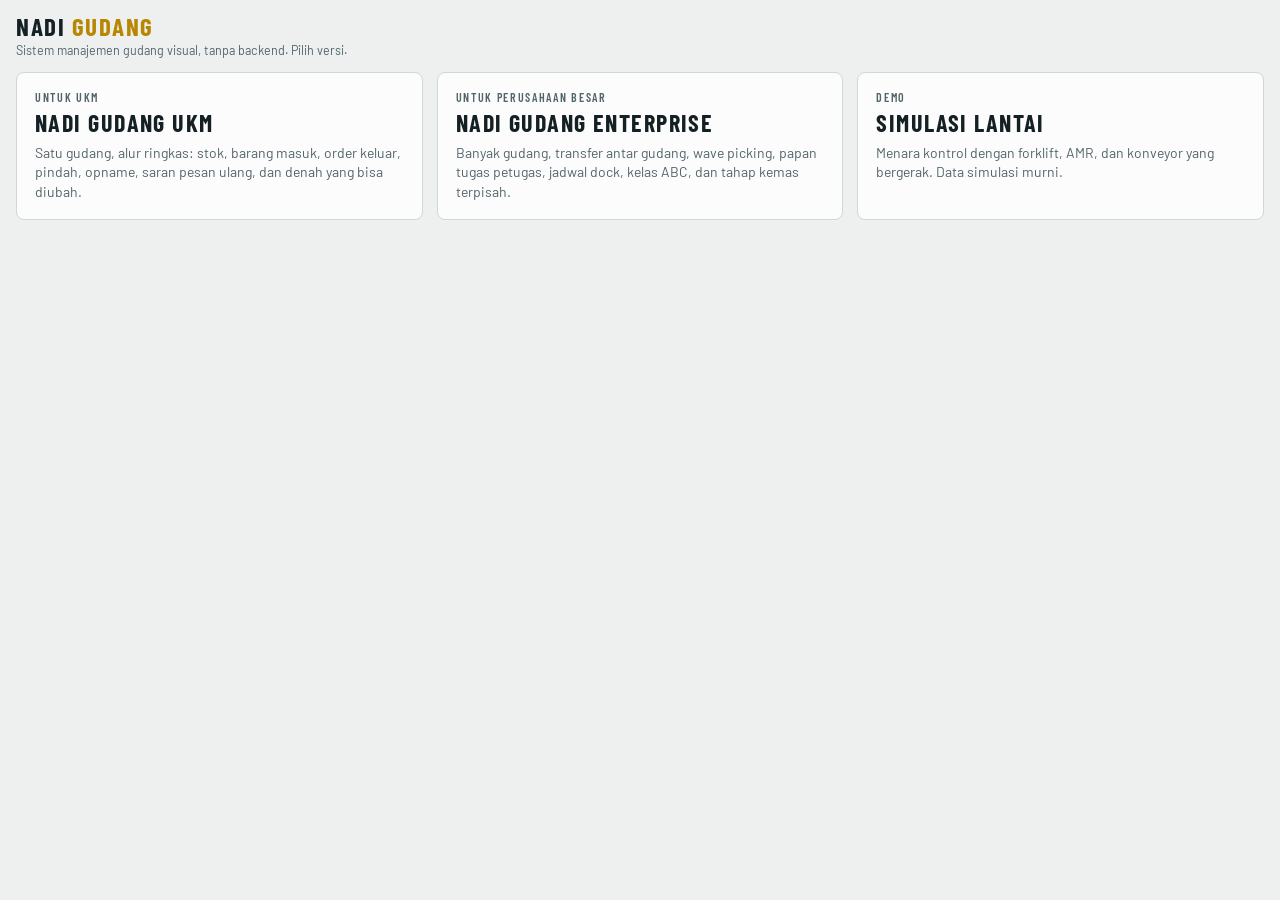
<file: index.html>
<!doctype html>
<html lang="id">
<head>
<meta charset="utf-8">
<meta name="viewport" content="width=device-width, initial-scale=1, viewport-fit=cover">
<title>Nadi Gudang</title>
<link rel="stylesheet" href="https://fonts.googleapis.com/css2?family=Barlow+Condensed:wght@500;600;700&family=Barlow:wght@400;500;600&family=IBM+Plex+Mono:wght@400;500&display=swap">
<link rel="stylesheet" href="app.css">
</head>
<body>
<header class="top"><div class="brand"><h1>Nadi <span>Gudang</span></h1><small>Sistem manajemen gudang visual, tanpa backend. Pilih versi.</small></div></header>
<main class="launch">
<a class="panel" href="sme.html"><span class="eyebrow">Untuk UKM</span><h2>Nadi Gudang UKM</h2><span class="muted">Satu gudang, alur ringkas: stok, barang masuk, order keluar, pindah, opname, saran pesan ulang, dan denah yang bisa diubah.</span></a>
<a class="panel" href="large.html"><span class="eyebrow">Untuk perusahaan besar</span><h2>Nadi Gudang Enterprise</h2><span class="muted">Banyak gudang, transfer antar gudang, wave picking, papan tugas petugas, jadwal dock, kelas ABC, dan tahap kemas terpisah.</span></a>
<a class="panel" href="simulasi.html"><span class="eyebrow">Demo</span><h2>Simulasi lantai</h2><span class="muted">Menara kontrol dengan forklift, AMR, dan konveyor yang bergerak. Data simulasi murni.</span></a>
</main>
</body>
</html>
</file>
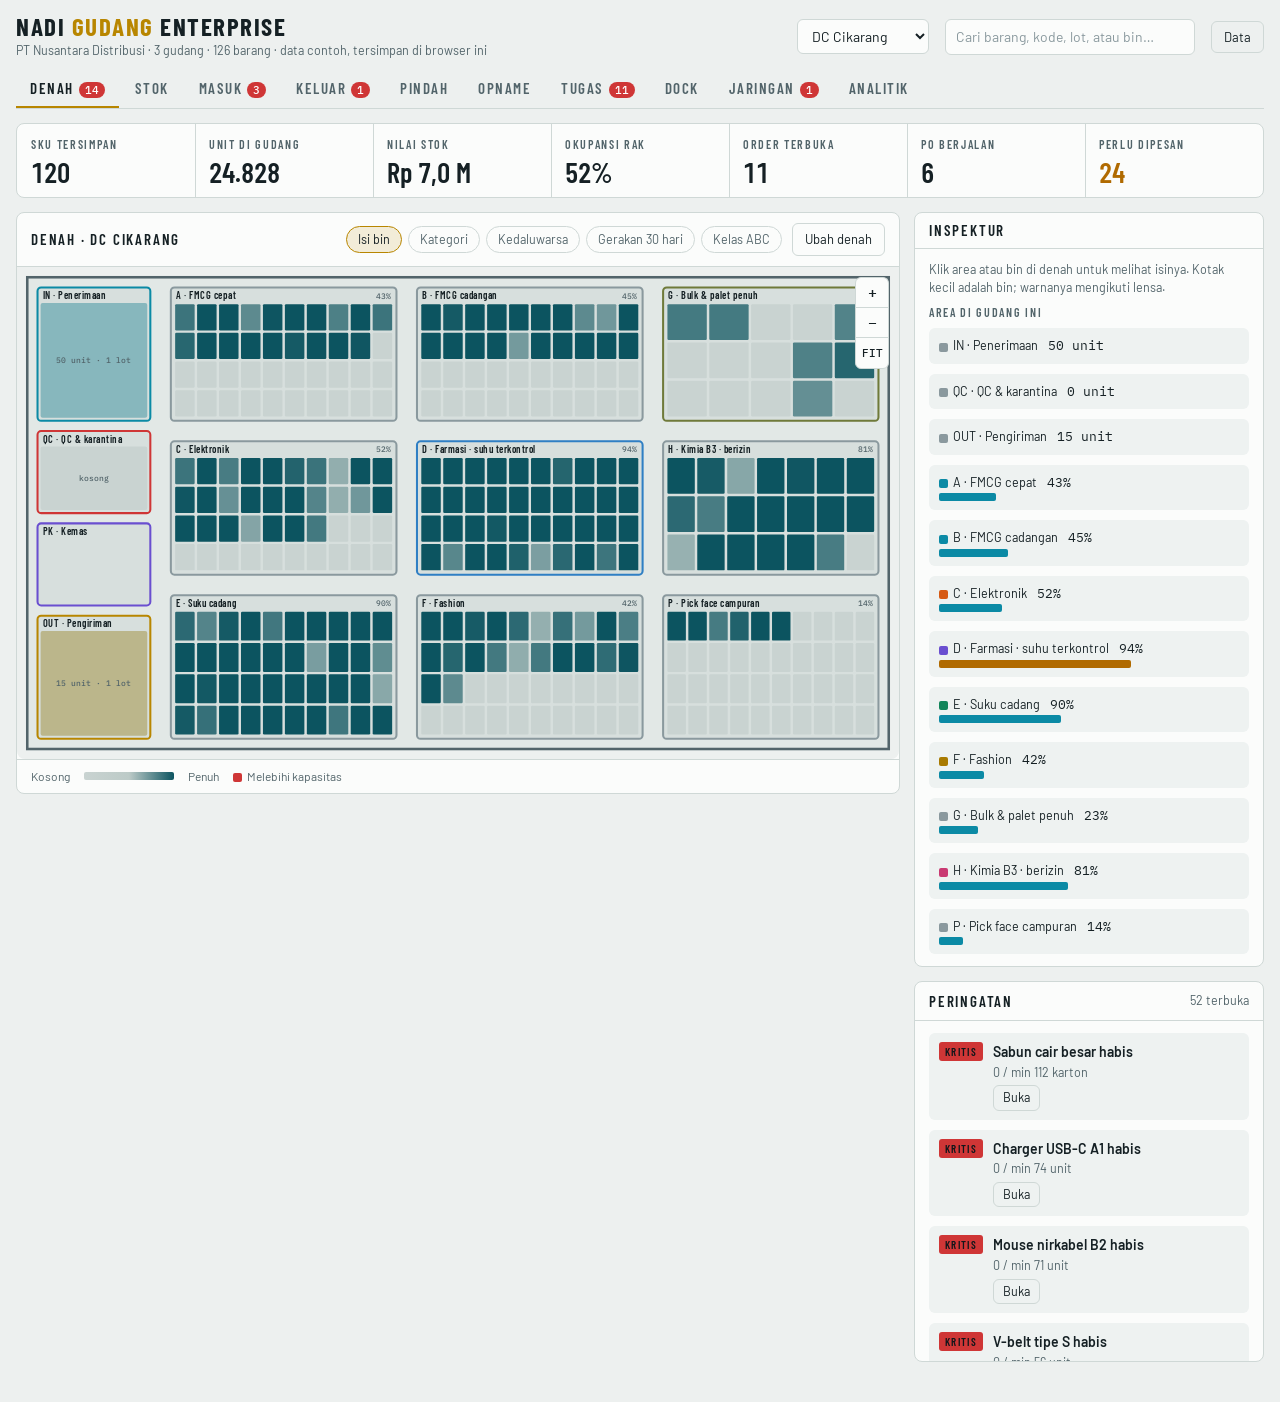
<file: large.html>
<!doctype html>
<html lang="id">
<head>
<meta charset="utf-8">
<meta name="viewport" content="width=device-width, initial-scale=1, viewport-fit=cover">
<title>Nadi Gudang Enterprise</title>
<link rel="stylesheet" href="https://fonts.googleapis.com/css2?family=Barlow+Condensed:wght@500;600;700&family=Barlow:wght@400;500;600&family=IBM+Plex+Mono:wght@400;500&display=swap">
<link rel="stylesheet" href="app.css">
</head>
<body>
<div id="app"></div>
<script>window.NADI_PROFILE='large'</script>
<script src="app.js"></script>
</body>
</html>
</file>
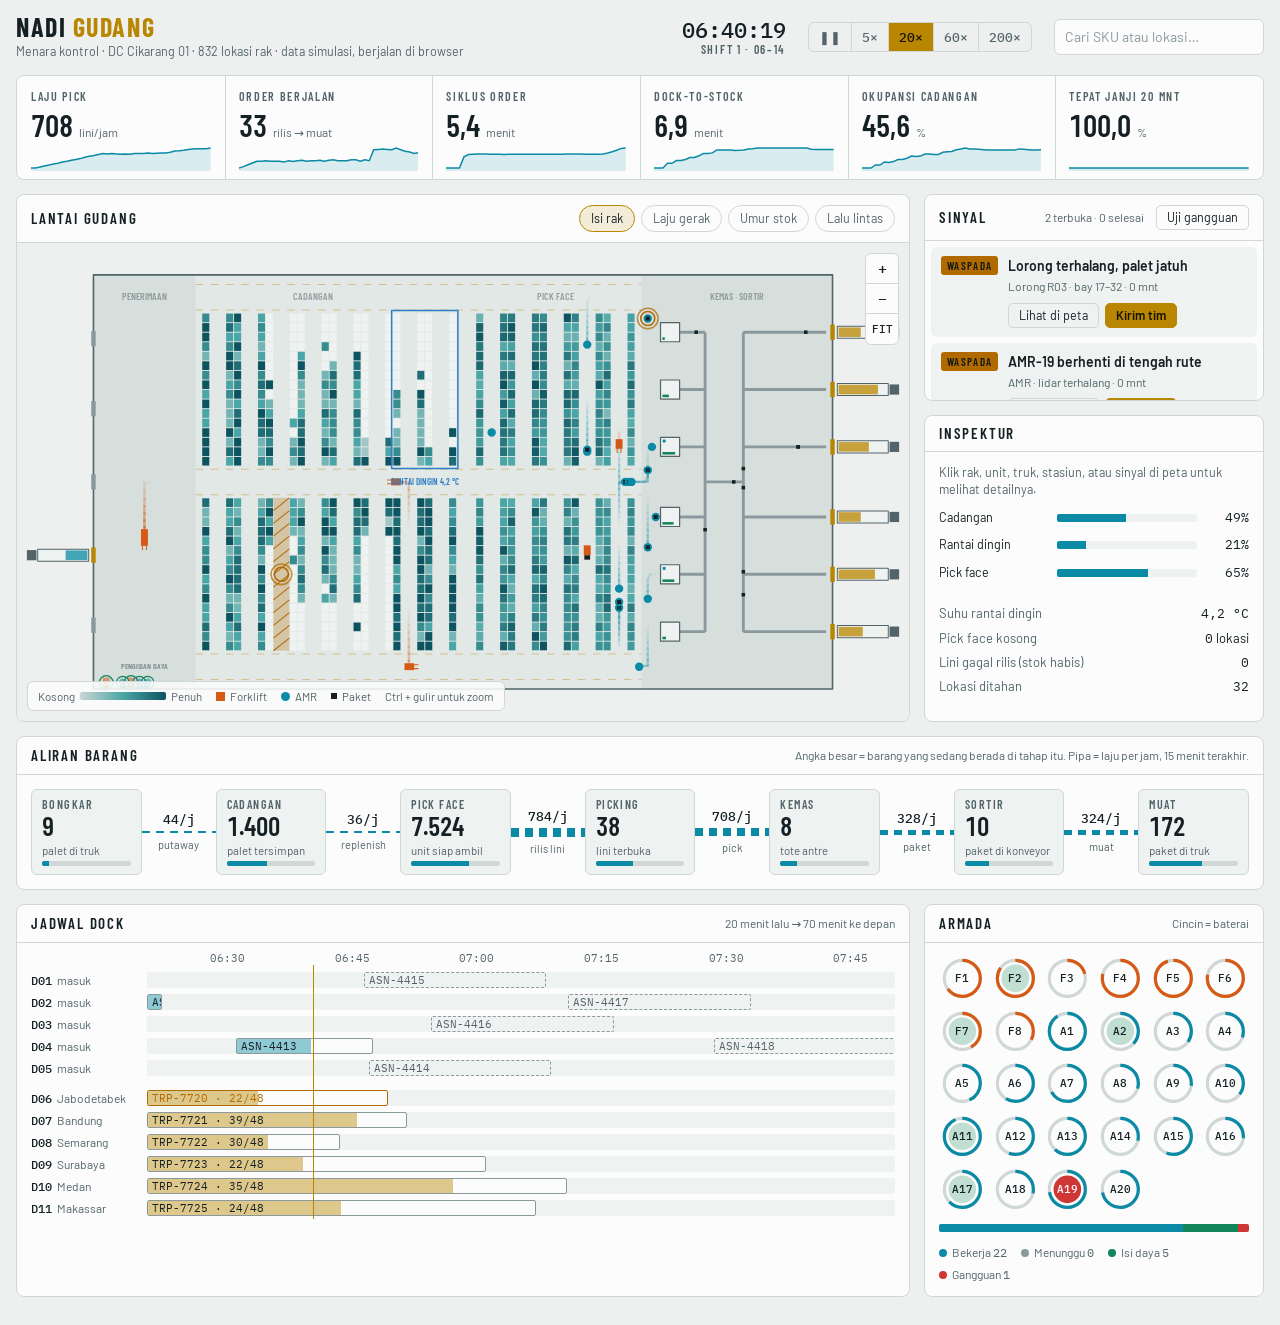
<file: simulasi.html>
<!doctype html>
<html lang="id">
<head>
<meta charset="utf-8">
<meta name="viewport" content="width=device-width, initial-scale=1, viewport-fit=cover">
</head>
<body>
<title>Nadi Gudang</title>
<meta name="claude:viewport-fit-sides" content="cover">
<link rel="stylesheet" href="https://fonts.googleapis.com/css2?family=Barlow+Condensed:wght@500;600;700&family=Barlow:wght@400;500;600&family=IBM+Plex+Mono:wght@400;500&display=swap">
<style>
/* Layout: peta lantai adalah produknya. Semua panel lain mengelilingi peta dan menunjuk balik ke peta. */
:root{
  color-scheme:dark;
  --bg:#0e1417; --panel:#141c20; --panel2:#1b262b; --line:#2b393f; --fg:#e7edef; --muted:#93a4ab; --faint:#5f7178;
  --floor:#182125; --floor2:#1e292e; --empty:#141c20;
  --mark:#f2c230;            /* kuning marka lantai: aksen + seleksi */
  --ok:#3ecf8e; --warn:#f5a524; --crit:#ff5d5d; --info:#6cb6ff;
  --fork:#ff8a3d; --amr:#4fd1e8; --parcel:#f4f7f8; --cold:#7cc4ff;
  --fill0:#22333b; --fill1:#1f8087; --fill2:#86ecd9;
  --heat0:#27333a; --heat1:#c9801f; --heat2:#ff5a36;
  --age0:#27313c; --age1:#7a5bd0; --age2:#f27fcb;
  --display:"Barlow Condensed","Arial Narrow",sans-serif;
  --body:"Barlow",system-ui,sans-serif;
  --mono:"IBM Plex Mono",ui-monospace,Menlo,monospace;
}
@media (prefers-color-scheme: light){ :root:not([data-theme="dark"]){
  color-scheme:light;
  --bg:#edf0ef; --panel:#fbfcfb; --panel2:#eef2f1; --line:#cfd8d6; --fg:#152024; --muted:#52646a; --faint:#8a999e;
  --floor:#e2e8e6; --floor2:#d7dfdd; --empty:#eef2f1;
  --mark:#b88600; --ok:#12855a; --warn:#b06a00; --crit:#cf3636; --info:#2b6fc2;
  --fork:#d65a14; --amr:#0b8aa5; --parcel:#152024; --cold:#2f7fc4;
  --fill0:#cbd6d4; --fill1:#4aa6a6; --fill2:#0c5460;
  --heat0:#d3dad8; --heat1:#e09a2f; --heat2:#c62a12;
  --age0:#d3dad8; --age1:#9a82dc; --age2:#a3217a;
}}
:root[data-theme="light"]{
  color-scheme:light;
  --bg:#edf0ef; --panel:#fbfcfb; --panel2:#eef2f1; --line:#cfd8d6; --fg:#152024; --muted:#52646a; --faint:#8a999e;
  --floor:#e2e8e6; --floor2:#d7dfdd; --empty:#eef2f1;
  --mark:#b88600; --ok:#12855a; --warn:#b06a00; --crit:#cf3636; --info:#2b6fc2;
  --fork:#d65a14; --amr:#0b8aa5; --parcel:#152024; --cold:#2f7fc4;
  --fill0:#cbd6d4; --fill1:#4aa6a6; --fill2:#0c5460;
  --heat0:#d3dad8; --heat1:#e09a2f; --heat2:#c62a12;
  --age0:#d3dad8; --age1:#9a82dc; --age2:#a3217a;
}
*{box-sizing:border-box}
body{margin:0;background:var(--bg);color:var(--fg);font:14px/1.4 var(--body);
  padding-block:14px 28px;padding-left:max(16px,env(safe-area-inset-left,0px));padding-right:max(16px,env(safe-area-inset-right,0px))}
button,input{font:inherit;color:inherit}
button{cursor:pointer}
:focus-visible{outline:2px solid var(--mark);outline-offset:2px}
.num{font-family:var(--mono);font-variant-numeric:tabular-nums}
.eyebrow{font:600 12px/1 var(--display);letter-spacing:.14em;text-transform:uppercase;color:var(--muted)}

/* header */
.top{display:flex;flex-wrap:wrap;align-items:center;gap:12px 22px;margin-bottom:14px}
.brand{display:flex;flex-direction:column;gap:3px;margin-right:auto;min-width:0}
.brand h1{margin:0;font:700 26px/1 var(--display);letter-spacing:.06em;text-transform:uppercase}
.brand h1 span{color:var(--mark)}
.brand small{color:var(--muted);font-size:12.5px}
.clock{display:flex;flex-direction:column;gap:2px;align-items:flex-end}
.clock b{font:500 22px/1 var(--mono);font-variant-numeric:tabular-nums}
.seg{display:flex;border:1px solid var(--line);border-radius:6px;overflow:hidden}
.seg button{background:none;border:0;border-right:1px solid var(--line);padding:6px 10px;font:500 12.5px var(--mono);color:var(--muted)}
.seg button:last-child{border-right:0}
.seg button[aria-pressed="true"]{background:var(--mark);color:#161200}
.search{position:relative}
.search input{background:var(--panel);border:1px solid var(--line);border-radius:6px;padding:7px 10px;width:210px;max-width:100%}
.search input::placeholder{color:var(--faint)}
.search output{position:absolute;right:8px;top:50%;transform:translateY(-50%);font:12px var(--mono);color:var(--mark);pointer-events:none}

/* vitals */
.vitals{display:grid;grid-template-columns:repeat(auto-fit,minmax(150px,1fr));border:1px solid var(--line);border-radius:8px;background:var(--panel);margin-bottom:14px;overflow:hidden}
.vital{padding:10px 14px 8px;border-right:1px solid var(--line);border-bottom:1px solid var(--line);margin:0 -1px -1px 0;min-width:0}
.vital .v{display:flex;align-items:baseline;gap:6px;margin-top:5px}
.vital .v b{font:600 30px/1 var(--display);font-variant-numeric:tabular-nums}
.vital .v span{color:var(--muted);font-size:12px;white-space:nowrap;overflow:hidden;text-overflow:ellipsis}
.vital svg{display:block;width:100%;height:26px;margin-top:4px}
.vital svg .ar{fill:var(--amr);opacity:.14}
.vital svg .ln{fill:none;stroke:var(--amr);stroke-width:1.5;vector-effect:non-scaling-stroke}
.vital.bad .v b{color:var(--crit)} .vital.bad svg .ln{stroke:var(--crit)} .vital.bad svg .ar{fill:var(--crit)}

/* grid */
.grid{display:grid;gap:14px;grid-template-columns:minmax(0,1fr)}
.panel{background:var(--panel);border:1px solid var(--line);border-radius:8px;min-width:0}
.ph{display:flex;flex-wrap:wrap;align-items:center;gap:8px 12px;padding:10px 14px;border-bottom:1px solid var(--line)}
.ph h2{margin:0 auto 0 0;font:600 15px/1 var(--display);letter-spacing:.12em;text-transform:uppercase}
.ph .hint{color:var(--muted);font-size:12px}
.chips{display:flex;flex-wrap:wrap;gap:6px}
.chips button{background:none;border:1px solid var(--line);border-radius:99px;padding:4px 11px;font-size:12.5px;color:var(--muted)}
.chips button[aria-pressed="true"]{border-color:var(--mark);color:var(--fg);background:color-mix(in srgb,var(--mark) 14%,transparent)}
.map{position:relative;width:100%;aspect-ratio:28/15;min-height:320px;max-height:76vh;overflow:hidden;border-radius:0 0 8px 8px}
.map canvas{position:absolute;inset:0;width:100%;height:100%;touch-action:none;cursor:grab;display:block}
.map canvas.drag{cursor:grabbing}
.legend{position:absolute;left:10px;bottom:10px;display:flex;flex-wrap:wrap;gap:6px 14px;align-items:center;background:color-mix(in srgb,var(--panel) 88%,transparent);border:1px solid var(--line);border-radius:6px;padding:6px 10px;font-size:11.5px;color:var(--muted);max-width:calc(100% - 70px);pointer-events:none}
.legend .bar{width:86px;height:8px;border-radius:2px}
.legend .k{display:flex;align-items:center;gap:5px}
.legend i{display:inline-block;width:9px;height:9px}
.zoom{position:absolute;right:10px;top:10px;display:flex;flex-direction:column;border:1px solid var(--line);border-radius:6px;overflow:hidden;background:var(--panel)}
.zoom button{background:none;border:0;border-bottom:1px solid var(--line);width:32px;height:30px;font:500 15px var(--mono);color:var(--fg)}
.zoom button:last-child{border-bottom:0;font-size:11px}
.tip{position:absolute;pointer-events:none;background:var(--panel2);border:1px solid var(--line);border-radius:5px;padding:5px 8px;font-size:12px;white-space:nowrap;z-index:3}
.tip b{font-family:var(--mono);font-weight:500}

/* signals */
.sigs{list-style:none;margin:0;padding:6px;display:flex;flex-direction:column;gap:6px}
.sig{display:grid;grid-template-columns:auto minmax(0,1fr);gap:4px 10px;padding:9px 10px;border-radius:6px;background:var(--panel2)}
.sig .sev{grid-row:span 2;align-self:start;font:600 11px/1 var(--display);letter-spacing:.12em;padding:4px 6px;border-radius:3px;color:#10161a;background:var(--info)}
.sig.warn .sev{background:var(--warn)} .sig.crit .sev{background:var(--crit)}
.sig.flash{outline:2px solid var(--mark)}
.sig b{font-weight:600;display:block;overflow-wrap:anywhere}
.sig .meta{color:var(--muted);font-size:12px}
.sig .acts{grid-column:2;display:flex;flex-wrap:wrap;gap:6px;align-items:center;margin-top:3px}
.btn{background:none;border:1px solid var(--line);border-radius:5px;padding:3px 10px;font-size:12.5px}
.btn:hover{border-color:var(--fg)}
.btn.pri{background:var(--mark);border-color:var(--mark);color:#161200;font-weight:600}
.empty{padding:18px 14px;color:var(--muted)}

/* inspector */
.insp{padding:12px 14px;display:flex;flex-direction:column;gap:10px}
.insp h3{margin:0;font:500 19px/1.1 var(--mono)}
.insp .sub{color:var(--muted);font-size:12.5px;margin-top:-6px}
.kv{display:grid;grid-template-columns:auto minmax(0,1fr);gap:5px 14px;font-size:13px}
.kv dt{color:var(--muted)} .kv dd{margin:0;text-align:right;overflow-wrap:anywhere}
.cells{display:flex;gap:3px}
.cells i{flex:1;height:14px;border-radius:2px;background:var(--fill0)}
.cells i.on{background:var(--fill1)}
.meter{height:8px;border-radius:2px;background:var(--panel2);overflow:hidden}
.meter i{display:block;height:100%;background:var(--amr)}
.meter.w i{background:var(--warn)} .meter.c i{background:var(--crit)} .meter.g i{background:var(--ok)} .meter.y i{background:var(--mark)}
.tag{display:inline-block;font:600 11px/1 var(--display);letter-spacing:.1em;padding:3px 6px;border:1px solid var(--line);border-radius:3px;text-transform:uppercase}
.zrow{display:grid;grid-template-columns:110px minmax(0,1fr) 44px;gap:8px;align-items:center;font-size:12.5px}
.zrow span:last-child{text-align:right}

/* flow */
.flowscroll{overflow-x:auto;padding:14px}
.flow{display:flex;align-items:stretch;min-width:900px}
.stage{flex:1 1 0;min-width:96px;border:1px solid var(--line);border-radius:6px;padding:8px 10px;display:flex;flex-direction:column;gap:3px;background:var(--panel2)}
.stage .sn{font:600 12px/1 var(--display);letter-spacing:.12em;text-transform:uppercase;color:var(--muted)}
.stage b{font:600 26px/1 var(--display);font-variant-numeric:tabular-nums}
.stage .su{font-size:11.5px;color:var(--muted)}
.stage .lvl{height:5px;border-radius:2px;background:var(--line);margin-top:auto;overflow:hidden}
.stage .lvl i{display:block;height:100%;background:var(--amr);width:0}
.stage.warn{border-color:var(--warn)} .stage.warn .lvl i{background:var(--warn)} .stage.warn .sn{color:var(--warn)}
.stage.crit{border-color:var(--crit)} .stage.crit .lvl i{background:var(--crit)} .stage.crit .sn{color:var(--crit)}
.link{flex:0 0 74px;display:flex;flex-direction:column;justify-content:center;align-items:center;gap:4px;font-size:11px;color:var(--muted)}
.link .lr{font:500 12.5px var(--mono);color:var(--fg)}
.link .pipe{width:100%;height:var(--w,3px);background:repeating-linear-gradient(90deg,var(--amr) 0 8px,transparent 8px 14px);background-size:14px 100%;animation:run 1s linear infinite}
@keyframes run{to{background-position:14px 0}}
@media (prefers-reduced-motion:reduce){.link .pipe{animation:none}}

/* docks timeline */
.tlscroll{overflow-x:auto;padding:8px 14px 14px}
.tl{position:relative;min-width:520px}
.tl .ticks{position:relative;height:18px;margin-left:116px}
.tl .ticks span{position:absolute;top:0;transform:translateX(-50%);font:11px var(--mono);color:var(--muted)}
.tl .row{display:grid;grid-template-columns:116px minmax(0,1fr);align-items:center;height:22px}
.tl .row>span{font-size:12px;color:var(--muted);white-space:nowrap}
.tl .row>span b{font:500 12px var(--mono);color:var(--fg);margin-right:5px}
.tl .trk{position:relative;height:16px;background:var(--panel2);border-radius:2px;overflow:hidden}
.tl .bar{position:absolute;top:0;height:100%;border:1px solid var(--faint);border-radius:2px;overflow:hidden;padding:0;background:var(--panel);font:10.5px/14px var(--mono);color:var(--fg);text-align:left;white-space:nowrap}
.tl .bar i{position:absolute;inset:0 auto 0 0;background:var(--amr);opacity:.45}
.tl .bar.out i{background:var(--mark)}
.tl .bar em{position:relative;font-style:normal;padding-left:4px}
.tl .bar.plan{border-style:dashed;background:none;color:var(--muted)}
.tl .bar.late{border-color:var(--warn);color:var(--warn)}
.tl .now{position:absolute;top:14px;bottom:0;width:0;border-left:1.5px solid var(--mark);z-index:2}
.tl .gap{height:8px}

/* fleet */
.fleetwrap{padding:12px 14px;display:flex;flex-direction:column;gap:12px}
.fleet{display:grid;grid-template-columns:repeat(auto-fill,minmax(44px,1fr));gap:6px}
.unit{position:relative;aspect-ratio:1;background:none;border:0;padding:0;border-radius:50%}
.unit svg{width:100%;height:100%;display:block}
.unit .tr{fill:none;stroke:var(--line);stroke-width:3}
.unit .bt{fill:none;stroke-width:3;stroke-linecap:butt;transform:rotate(-90deg);transform-origin:50% 50%}
.unit text{font:500 10px var(--mono);fill:var(--fg);text-anchor:middle;dominant-baseline:central}
.unit.F .bt{stroke:var(--fork)} .unit.A .bt{stroke:var(--amr)}
.unit.idle text{fill:var(--faint)}
.unit.chg .core{fill:color-mix(in srgb,var(--ok) 25%,transparent)}
.unit.fault .core{fill:var(--crit)} .unit.fault text{fill:#fff}
.unit .core{fill:transparent}
.unit.sel{outline:2px solid var(--mark);outline-offset:1px}
.stack{display:flex;height:8px;border-radius:2px;overflow:hidden;background:var(--panel2)}
.stack i{display:block;height:100%}
.keys{display:flex;flex-wrap:wrap;gap:4px 14px;font-size:12px;color:var(--muted)}
.keys i{display:inline-block;width:8px;height:8px;border-radius:50%;margin-right:5px}

@media (min-width:1080px){
  .grid{grid-template-columns:minmax(0,1fr) 340px}
  .mapp{grid-column:1;grid-row:1}
  .rail{grid-column:2;grid-row:1;position:relative}
  .rail .inner{position:absolute;inset:0}
  .flowp{grid-column:1/-1}
}
.rail .inner{display:flex;flex-direction:column;gap:14px}
.rail .sigp{display:flex;flex-direction:column}
.rail .sigp .scroll{overflow:auto;min-height:0;max-height:340px}
@media (min-width:1080px){.rail .sigp{flex:1 1 0;min-height:0}.rail .sigp .scroll{max-height:none;flex:1}}
</style>

<header class="top">
  <div class="brand">
    <h1>Nadi <span>Gudang</span></h1>
    <small>Menara kontrol · DC Cikarang 01 · 832 lokasi rak · data simulasi, berjalan di browser</small>
  </div>
  <div class="clock"><b id="clock">06:00:00</b><span class="eyebrow" id="shift">Shift 1</span></div>
  <div class="seg" role="group" aria-label="Kecepatan simulasi" id="speed">
    <button data-s="0" aria-pressed="false" aria-label="Jeda">❚❚</button>
    <button data-s="5" aria-pressed="false">5×</button>
    <button data-s="20" aria-pressed="true">20×</button>
    <button data-s="60" aria-pressed="false">60×</button>
    <button data-s="200" aria-pressed="false">200×</button>
  </div>
  <div class="search"><input id="q" type="search" placeholder="Cari SKU atau lokasi…" aria-label="Cari SKU atau lokasi" autocomplete="off"><output id="qn"></output></div>
</header>

<section class="vitals" id="vitals" aria-label="Tanda vital gudang"></section>

<main class="grid">
  <section class="panel mapp">
    <div class="ph">
      <h2>Lantai gudang</h2>
      <div class="chips" role="group" aria-label="Lensa peta" id="lens">
        <button data-l="isi" aria-pressed="true">Isi rak</button>
        <button data-l="laju" aria-pressed="false">Laju gerak</button>
        <button data-l="umur" aria-pressed="false">Umur stok</button>
        <button data-l="lalu" aria-pressed="false">Lalu lintas</button>
      </div>
    </div>
    <div class="map" id="map">
      <canvas id="cv" aria-label="Peta langsung lantai gudang: rak, forklift, AMR, konveyor, dan truk di dock"></canvas>
      <div class="zoom"><button id="zin" aria-label="Perbesar">+</button><button id="zout" aria-label="Perkecil">−</button><button id="zfit" aria-label="Tampilkan seluruh lantai">FIT</button></div>
      <div class="legend" id="legend"></div>
      <div class="tip" id="tip" hidden></div>
    </div>
  </section>

  <aside class="rail"><div class="inner">
    <section class="panel sigp">
      <div class="ph"><h2>Sinyal</h2><span class="hint" id="sigcount"></span><button class="btn" id="spawn">Uji gangguan</button></div>
      <div class="scroll"><ul class="sigs" id="sigs"></ul></div>
    </section>
    <section class="panel">
      <div class="ph"><h2>Inspektur</h2><button class="btn" id="unsel" hidden>Tutup</button></div>
      <div class="insp" id="insp"></div>
    </section>
  </div></aside>

  <section class="panel flowp">
    <div class="ph"><h2>Aliran barang</h2><span class="hint">Angka besar = barang yang sedang berada di tahap itu. Pipa = laju per jam, 15 menit terakhir.</span></div>
    <div class="flowscroll"><div class="flow" id="flow"></div></div>
  </section>

  <section class="panel">
    <div class="ph"><h2>Jadwal dock</h2><span class="hint">20 menit lalu → 70 menit ke depan</span></div>
    <div class="tlscroll"><div class="tl" id="tl"></div></div>
  </section>

  <section class="panel">
    <div class="ph"><h2>Armada</h2><span class="hint">Cincin = baterai</span></div>
    <div class="fleetwrap"><div class="fleet" id="fleet"></div><div class="stack" id="fstack"></div><div class="keys" id="fkeys"></div></div>
  </section>
</main>

<script>
(()=>{'use strict';
/* ============ util ============ */
const $=id=>document.getElementById(id);
const rnd=(a,b)=>a+Math.random()*(b-a), ri=(a,b)=>Math.floor(rnd(a,b+1)), pick=a=>a[Math.floor(Math.random()*a.length)];
const pad=n=>String(n).padStart(2,'0'), clamp=(v,a,b)=>Math.max(a,Math.min(b,v));
const nf=(n,d=0)=>Number(n).toLocaleString('id-ID',{minimumFractionDigits:d,maximumFractionDigits:d});
const man=(a,b)=>Math.abs(a.x-b.x)+Math.abs(a.y-b.y);
const avg=a=>a.length?a.reduce((s,x)=>s+x,0)/a.length:0;
const esc=s=>String(s).replace(/[&<>"]/g,c=>({'&':'&amp;','<':'&lt;','>':'&gt;','"':'&quot;'}[c]));
function clock(t){const s=Math.floor(6*3600+t)%86400;return pad(Math.floor(s/3600))+':'+pad(Math.floor(s/60)%60)+':'+pad(s%60);}
const hm=t=>clock(t).slice(0,5);
const mmss=s=>{s=Math.max(0,Math.round(s));return Math.floor(s/60)+':'+pad(s%60);};
class Rate{constructor(){this.a=[];}add(t){this.a.push(t);}perHour(t){while(this.a.length&&this.a[0]<t-900)this.a.shift();return this.a.length*4;}}
const keep=(a,v,n)=>{a.push(v);if(a.length>n)a.shift();};

/* ============ dunia (meter) ============ */
const W=280,H=150,BX0=24,BX1=256,BY0=10,BY1=140,CROSS=[17,75,133];
const RES_AISLES=[63,73,83,93,103,113,123,133],FWD_AISLES=[149,159,169,179,189];
const LANE_IN=40,LANE_PK=198,YS=[28,46,64,86,104,122];
let t=0;
const bays=[],resBays=[],fwdBays=[],skus=[];
function mkBays(aisles,zone){aisles.forEach((ax,ai)=>{for(const side of[-1,1])for(let seg=0;seg<2;seg++)for(let k=0;k<16;k++){
  const y=(seg?80:22)+k*3,z=zone==='R'&&ai>=6&&seg===0?'K':zone;
  const b={id:bays.length,zone:z,ai,ax,x:side<0?ax-5:ax+2.5,y,cy:y+1.5,side,seg,cap:zone==='P'?36:6,fill:0,sku:null,vel:0,last:0,pend:0,resv:0,rep:false,blocked:false,
    code:`${z}${pad(ai+1)}-${pad(seg*16+k+1)}${side<0?'L':'R'}`};
  bays.push(b);(zone==='P'?fwdBays:resBays).push(b);}});}
mkBays(RES_AISLES,'R');mkBays(FWD_AISLES,'P');
const bayPt=b=>({x:b.ax,y:b.cy,lane:b.ax});
const ZONE={R:'Cadangan',K:'Rantai dingin',P:'Pick face'};

/* SKU + slotting ABC: SKU terlaris diberi pick face terdekat ke stasiun kemas */
(()=>{const order=[...fwdBays].sort((a,b)=>(b.ax-a.ax)||(Math.abs(a.cy-75)-Math.abs(b.cy-75)));
  for(let i=0;i<320;i++){const cls=i<64?'A':i<160?'B':'C';
    skus.push({id:i,name:'SKU-'+(1001+i),cls,w:(cls==='A'?70/64:cls==='B'?22/96:8/160)*rnd(.6,1.4),cold:i%16===7,pf:order[i]});}
  for(const[a,b]of[[3,301],[12,309],[22,316]]){const x=skus[a].pf;skus[a].pf=skus[b].pf;skus[b].pf=x;} // sengaja salah slot: bahan saran re-slot
  for(const s of skus){const b=s.pf;b.sku=s;b.fill=ri(14,36);b.last=-rnd(0,s.cls==='A'?.2:s.cls==='B'?3:20)*86400;}
})();
let wsum=0;const wcum=skus.map(s=>wsum+=s.w);
function drawSku(){const r=Math.random()*wsum;let lo=0,hi=wcum.length-1;while(lo<hi){const m=(lo+hi)>>1;if(wcum[m]<r)lo=m+1;else hi=m;}return skus[lo];}
/* Putaway: gabung ke SKU yang sama dulu, lalu kelas A dekat zona pick, C paling jauh */
function findSlot(s){const z=s.cold?'K':'R',tx=s.cls==='A'?133:s.cls==='B'?98:63;let best=null,bs=1e9;
  for(const b of resBays){if(b.zone!==z||b.blocked||b.fill+b.pend>=b.cap||(b.sku&&b.sku!==s))continue;
    const sc=(b.sku===s?-60:0)+Math.abs(b.ax-tx)+Math.abs(b.cy-75)*.15+Math.random()*6;if(sc<bs){bs=sc;best=b;}}return best;}
for(const s of skus)for(let n=s.cls==='A'?2:1;n--;){const b=findSlot(s);if(!b)continue;b.sku=s;b.fill=ri(2,6);
  b.last=-rnd(s.cls==='C'?2:0,s.cls==='A'?2:s.cls==='B'?10:45)*86400;}

/* ============ rute: lorong vertikal + 3 gang silang ============ */
function route(A,B){const p=[];const add=(x,y)=>{const l=p.length?p[p.length-1]:A;if(l.x!==x||l.y!==y)p.push({x,y});};
  if(A.x!==A.lane)add(A.lane,A.y);
  if(A.lane!==B.lane){let yc=CROSS[0],bc=1e9;for(const c of CROSS){const d=Math.abs(A.y-c)+Math.abs(B.y-c);if(d<bc){bc=d;yc=c;}}add(A.lane,yc);add(B.lane,yc);}
  add(B.lane,B.y);if(B.x!==B.lane)add(B.x,B.y);return p;}

/* ============ armada ============ */
const agents=[],chargers=[];
for(let i=0;i<10;i++)chargers.push({x:28+i*2.6,y:138,by:null});
function mkAgent(type,i,at){agents.push({id:(type==='F'?'FL-':'AMR-')+pad(i+1),short:(type==='F'?'F':'A')+(i+1),type,speed:type==='F'?2.2:1.8,pos:{x:at.x,y:at.y},at,dest:null,
  state:'idle',prev:null,path:null,pi:0,task:null,batt:rnd(24,100),timer:0,carry:false,hdg:0,trail:[],chg:null});}
for(let i=0;i<8;i++)mkAgent('F',i,{x:LANE_IN,y:26+i*13,lane:LANE_IN});
for(let i=0;i<20;i++)mkAgent('A',i,{x:LANE_PK,y:24+i*5.3,lane:LANE_PK});
function go(a,pt,st){a.path=route(a.at,pt);a.pi=0;a.dest=pt;a.state=st;if(!a.path.length){a.path=null;arrive(a);}}
function arrive(a){a.at=a.dest;
  if(a.state==='toSrc'){a.state='load';a.timer=a.type==='F'?15:9;}
  else if(a.state==='toDst'){a.state='unload';a.timer=a.type==='F'?15:6;}
  else if(a.state==='toChg')a.state='chg';}
const STATE={idle:'Menunggu tugas',toSrc:'Menuju titik ambil',load:'Mengambil',toDst:'Mengantar',unload:'Menurunkan',toChg:'Menuju pengisian',chg:'Mengisi daya',fault:'Gangguan'};

/* ============ dock ============ */
const CARRIERS=['Lintas Arta Cargo','Samudra Niaga','Garda Logistik','Tirta Ekspedisi','Mega Trans'];
const ROUTES=['Jabodetabek','Bandung','Semarang','Surabaya','Medan · udara','Makassar · laut'];
let asn=4410,trp=7720,soNo=48200;
const inDocks=[30,52,75,98,120].map((y,i)=>({id:'D'+pad(i+1),dir:'in',y,pt:{x:28,y,lane:LANE_IN},cur:null,next:null,hist:[]}));
const outDocks=YS.map((y,i)=>({id:'D'+pad(i+6),dir:'out',y,route:ROUTES[i],buf:0,cur:null,nextAt:0,hist:[]}));
const planIn=eta=>({id:'ASN-'+(asn++),carrier:pick(CARRIERS),n:ri(17,23),queue:[],onboard:0,state:'plan',plan:eta,eta,tArr:0,tDock:0,tOut:0});
inDocks.forEach((d,i)=>{d.next=planIn([0,14,0,31,47][i]*60);});
function composePO(n){const st=new Float32Array(skus.length);
  for(const b of resBays)if(b.sku)st[b.sku.id]+=b.fill+b.pend;
  for(const d of inDocks)if(d.cur)for(const q of d.cur.queue)st[q]++;
  const arr=skus.map(s=>({s,c:(st[s.id]+Math.random()*.5)/(s.w*10)})).sort((a,b)=>a.c-b.c),out=[];
  for(const{s}of arr){for(let i=s.cls==='A'?3:s.cls==='B'?2:1;i--&&out.length<n;)out.push(s.id);if(out.length>=n)break;}return out;}
function stepDocks(){
  for(const d of inDocks){const c=d.cur;
    if(!c){if(t>=d.next.eta){d.cur=d.next;d.cur.state='in';d.cur.tArr=t;d.next=planIn(t+rnd(44,60)*60+(occ()>.88?1200:0));}continue;}
    if(c.state==='in'&&t-c.tArr>=45){c.state='dock';c.tDock=t;c.queue=composePO(c.n);c.onboard=c.n;}
    else if(c.state==='dock'&&c.onboard===0){c.state='out';c.tOut=t;}
    else if(c.state==='out'&&t-c.tOut>=45){keep(d.hist,c,3);d.cur=null;}}
  for(const d of outDocks){const c=d.cur;
    if(!c){if(t>=d.nextAt)d.cur={id:'TRP-'+(trp++),carrier:d.route,cap:48,load:0,state:'in',tArr:t,cutoff:t+rnd(35,55)*60,tOut:0};continue;}
    if(c.state==='in'&&t-c.tArr>=45){c.state='dock';c.load=Math.min(c.cap,d.buf);d.buf-=c.load;}
    else if(c.state==='dock'&&(t>=c.cutoff||c.load>=c.cap)){c.state='out';c.tOut=t;rate.ship.add(t);}
    else if(c.state==='out'&&t-c.tOut>=45){keep(d.hist,c,3);d.cur=null;d.nextAt=t+rnd(3,6)*60;}}
}

/* ============ order, kemas, konveyor ============ */
const pTasks=[],repTasks=[],stations=YS.map((y,i)=>({id:'PK'+(i+1),y,pt:{x:200.5,y,lane:LANE_PK},queue:[],inb:0,prog:0,busy:null})),parcels=[];
const rate={put:new Rate,rep:new Rate,line:new Rate,pick:new Rate,pack:new Rate,parcel:new Rate,load:new Rate,ship:new Rate};
const d2s=[],cyc=[],slaHits=[];let openOrders=0,stockouts=0,oacc=0,jam=false,coldT=4.2,coldDrift=false;
function newOrder(){const o={id:'SO-'+(soNo++),t0:t,lines:0,packed:0,lane:ri(0,5)};
  for(let n=ri(1,3);n--;){let b=null,q=0;for(let k=0;k<5&&!b;k++){const s=drawSku(),c=s.pf;q=ri(1,3);if(!c.blocked&&c.fill-c.resv>=q)b=c;}
    if(!b){stockouts++;continue;}b.resv+=q;o.lines++;pTasks.push({kind:'pick',bay:b,qty:q,order:o,t0:t,st:null});rate.line.add(t);}
  if(o.lines)openOrders++;}
function stepOrders(dt){if(pTasks.length>160)return;
  oacc+=235*(1+.25*Math.sin(t/3600*2*Math.PI/3))/3600*dt;while(oacc>=1){oacc--;newOrder();}}
function stepStations(dt){if(jam)return;for(const s of stations){
  if(!s.busy&&s.queue.length){s.busy=s.queue.shift();s.prog=0;}
  if(s.busy){s.prog+=dt;if(s.prog>=26){const o=s.busy;s.busy=null;o.packed++;rate.pack.add(t);
    if(o.packed>=o.lines){const yl=YS[o.lane],pts=[[208,s.y],[216,s.y],[216,75],[228,75],[228,yl],[254,yl]],cum=[0];
      for(let i=1;i<pts.length;i++)cum.push(cum[i-1]+Math.abs(pts[i][0]-pts[i-1][0])+Math.abs(pts[i][1]-pts[i-1][1]));
      parcels.push({pts,cum,d:0,order:o,x:208,y:s.y});rate.parcel.add(t);}}}}}
function stepParcels(dt){if(jam)return;for(let i=parcels.length-1;i>=0;i--){const p=parcels[i];p.d+=1.2*dt;const L=p.cum[p.cum.length-1];
  if(p.d>=L){parcels.splice(i,1);const o=p.order,d=outDocks[o.lane],c=(t-o.t0)/60;keep(cyc,c,60);keep(slaHits,c<=20?1:0,120);openOrders--;rate.load.add(t);
    if(d.cur&&d.cur.state==='dock'&&d.cur.load<d.cur.cap)d.cur.load++;else d.buf++;continue;}
  let k=1;while(p.cum[k]<p.d)k++;const f=(p.d-p.cum[k-1])/(p.cum[k]-p.cum[k-1]||1);
  p.x=p.pts[k-1][0]+(p.pts[k][0]-p.pts[k-1][0])*f;p.y=p.pts[k-1][1]+(p.pts[k][1]-p.pts[k-1][1])*f;}}

/* ============ penugasan ============ */
function repScan(){for(const b of fwdBays){if(b.rep||b.blocked||b.fill>12)continue;let src=null,bd=1e9;
  for(const r of resBays){if(r.sku!==b.sku||r.blocked||r.fill-r.resv<=0)continue;const d=Math.abs(r.ax-b.ax)+Math.abs(r.cy-b.cy);if(d<bd){bd=d;src=r;}}
  if(src){src.resv++;b.rep=true;repTasks.push({kind:'rep',src,dst:b,sku:b.sku,t0:t,by:null});}}}
function jobF(a){let rep=null,rs=1e9,trk=null,ts=1e9;
  for(const k of repTasks){if(k.by)continue;const sc=man(a.pos,{x:k.src.ax,y:k.src.cy})-(k.dst.fill===0?120:30)-(t-k.t0)*.2;if(sc<rs){rs=sc;rep=k;}}
  for(const d of inDocks){const c=d.cur;if(!c||c.state!=='dock'||!c.queue.length)continue;const sc=man(a.pos,d.pt)-(t-c.tDock)*.05;if(sc<ts){ts=sc;trk=d;}}
  const tryPut=()=>{if(!trk)return false;const q=trk.cur.queue;for(let i=q.length-1;i>=Math.max(0,q.length-6);i--){const s=skus[q[i]],b=findSlot(s);
    if(b){q.splice(i,1);b.pend++;b.sku=s;a.task={kind:'put',truck:trk.cur,dock:trk,sku:s,dst:b,t0:t};go(a,trk.pt,'toSrc');return true;}}return false;};
  const tryRep=()=>{if(!rep)return false;rep.by=a;a.task=rep;go(a,bayPt(rep.src),'toSrc');return true;};
  if(ts<rs)tryPut()||tryRep();else tryRep()||tryPut();}
function jobA(a){let bi=-1,bs=1e9;for(let i=0;i<pTasks.length;i++){const k=pTasks[i];if(k.bay.blocked)continue;
  const sc=Math.abs(a.pos.x-k.bay.ax)+Math.abs(a.pos.y-k.bay.cy)-(t-k.t0)*.4;if(sc<bs){bs=sc;bi=i;}}
  if(bi<0)return;a.task=pTasks.splice(bi,1)[0];go(a,bayPt(a.task.bay),'toSrc');}
function assign(){for(const a of agents){if(a.state!=='idle')continue;
  if(a.batt<20){const c=chargers.find(c=>!c.by);if(c){c.by=a;a.chg=c;go(a,{x:c.x,y:c.y,lane:c.x},'toChg');continue;}}
  a.type==='F'?jobF(a):jobA(a);}}
function dwellDone(a){const k=a.task;
  if(a.state==='load'){a.carry=true;
    if(k.kind==='put'){k.truck.onboard--;go(a,bayPt(k.dst),'toDst');}
    else if(k.kind==='rep'){const s=k.src;s.fill--;s.resv--;s.last=t;s.vel++;if(s.fill===0&&s.pend===0)s.sku=null;go(a,bayPt(k.dst),'toDst');}
    else{const b=k.bay;b.fill-=k.qty;b.resv-=k.qty;b.vel++;b.last=t;rate.pick.add(t);
      let st=stations[0];for(const s of stations)if(s.queue.length+s.inb<st.queue.length+st.inb)st=s;st.inb++;k.st=st;go(a,st.pt,'toDst');}
  }else{a.carry=false;
    if(k.kind==='put'){const b=k.dst;b.pend--;b.fill++;b.last=t;b.vel++;keep(d2s,(t-k.truck.tDock)/60,40);rate.put.add(t);}
    else if(k.kind==='rep'){const b=k.dst;b.fill=Math.min(b.cap,b.fill+12);b.rep=false;rate.rep.add(t);repTasks.splice(repTasks.indexOf(k),1);}
    else{k.st.inb--;k.st.queue.push(k.order);}
    a.task=null;a.state='idle';}}
const GC=4,GW=Math.ceil(W/GC),GH=Math.ceil(H/GC),heat=new Float32Array(GW*GH);
function stepAgent(a,dt){
  if(a.state==='fault')return;
  if(a.state==='chg'){a.batt=Math.min(100,a.batt+dt*.08);if(a.batt>=96){a.chg.by=null;a.chg=null;a.state='idle';}return;}
  if(a.path){let d=a.speed*(a.batt<5?.35:1)*dt;a.batt=Math.max(0,a.batt-dt*.011);
    while(d>0&&a.path){const p=a.path[a.pi],dx=p.x-a.pos.x,dy=p.y-a.pos.y,L=Math.hypot(dx,dy);
      if(L<=d){a.pos.x=p.x;a.pos.y=p.y;d-=L;if(++a.pi>=a.path.length){a.path=null;arrive(a);}}
      else{a.pos.x+=dx/L*d;a.pos.y+=dy/L*d;a.hdg=Math.atan2(dy,dx);d=0;}}
    heat[Math.floor(a.pos.y/GC)*GW+Math.floor(a.pos.x/GC)]+=dt;return;}
  if(a.timer>0){a.timer-=dt;if(a.timer<=0)dwellDone(a);}}

/* ============ sinyal & gangguan ============ */
const incidents=[];let incNo=1,handled=0,nextInc=0;
const incPos=i=>i.agent?i.agent.pos:i;
function addInc(o){const i=Object.assign({id:incNo++,t0:t,state:'open',tRes:0,sev:'warn'},o);incidents.unshift(i);return i;}
function setBlock(ax,seg,v){for(const b of bays)if(b.ax===ax&&b.seg===seg)b.blocked=v;}
function spawnInc(type){
  type=type||pick(['block','block','stall','stall','stall','late','late',...(coldDrift?[]:['temp']),...(jam?[]:['jam'])]);
  if(type==='block'){const ax=pick([...RES_AISLES,...FWD_AISLES]),seg=ri(0,1);if(incidents.some(i=>i.type==='block'&&i.ax===ax&&i.seg===seg))return;
    setBlock(ax,seg,true);const z=ax<140?'R':'P',n=(z==='R'?RES_AISLES:FWD_AISLES).indexOf(ax)+1;
    addInc({type,sev:'warn',title:'Lorong terhalang, palet jatuh',where:`Lorong ${z}${pad(n)} · bay ${seg?'17–32':'01–16'}`,x:ax,y:seg?104:46,ax,seg,
      note:'32 lokasi di segmen ini ditahan dari putaway, replenishment, dan pick sampai lorong bersih.'});}
  else if(type==='stall'){const c=agents.filter(a=>a.state==='toSrc'||a.state==='toDst');if(!c.length)return;const a=pick(c);a.prev=a.state;a.state='fault';
    addInc({type,sev:a.type==='F'?'crit':'warn',title:`${a.id} berhenti di tengah rute`,where:a.type==='F'?'Forklift · sensor garpu':'AMR · lidar terhalang',agent:a,
      note:'Unit berhenti dengan muatan. Tugasnya tetap terkunci sampai unit dipulihkan.'});}
  else if(type==='temp'){coldDrift=true;addInc({type,sev:'warn',title:'Suhu ruang dingin naik',where:'Rantai dingin · K07–K08',x:128,y:46,
    note:'Batas produk 2–8 °C. Pintu cepat diduga tertahan terbuka.'});}
  else if(type==='jam'){jam=true;addInc({type,sev:'crit',title:'Konveyor sortir macet',where:'Sorter utama · titik gabung',x:228,y:75,
    note:'Semua stasiun kemas berhenti mengeluarkan paket. Antrean tote akan menumpuk di hulu.'});}
  else if(type==='late'){const c=inDocks.filter(d=>d.next.eta>t+180&&!incidents.some(i=>i.truck===d.next));if(!c.length)return;const d=pick(c),m=ri(10,25);d.next.eta+=m*60;
    addInc({type,sev:'info',title:`${d.next.id} terlambat ${m} menit`,where:`${d.id} · ${d.next.carrier}`,x:BX0,y:d.y,truck:d.next,dock:d,auto:true,
      note:'Slot dock digeser. Tidak perlu tindakan, sinyal hilang saat truk merapat.'});}
}
function slotInsight(){if(incidents.some(i=>i.type==='slot'))return;let best=null;
  for(const b of fwdBays)if(b.ax<=159&&b.vel>3.5&&(!best||b.vel>best.vel))best=b;if(!best)return;
  addInc({type:'slot',sev:'info',title:`Saran re-slot ${best.sku.name}`,where:`${best.code} → zona emas P05`,x:best.ax,y:best.cy,bay:best,fixLabel:'Terapkan',
    note:'Barang laku ini disimpan di lorong pick terjauh. Tukar dengan lokasi paling sepi di lorong terdekat stasiun kemas.'});}
function resolve(i){handled++;incidents.splice(incidents.indexOf(i),1);
  if(i.type==='block')setBlock(i.ax,i.seg,false);
  else if(i.type==='stall'){i.agent.state=i.agent.prev;}
  else if(i.type==='temp')coldDrift=false;
  else if(i.type==='jam')jam=false;
  else if(i.type==='slot'){const a=i.bay;let b=null;for(const c of fwdBays)if(c.ax>=179&&!c.blocked&&c!==a&&(!b||c.vel<b.vel))b=c;
    if(b){for(const k of['sku','fill','vel','last']){const x=a[k];a[k]=b[k];b[k]=x;}a.sku.pf=a;b.sku.pf=b;a.fill=Math.max(a.fill,a.resv);b.fill=Math.max(b.fill,b.resv);}}
  if(sel&&sel.k==='inc'&&sel.o===i)sel=null;}
function handle(i){if(i.state!=='open')return;i.state='handling';i.tRes=t+(i.type==='slot'?20:i.type==='jam'?150:90);}
function stepInc(){
  for(const i of[...incidents]){
    if(i.state==='handling'&&t>=i.tRes)resolve(i);
    else if(i.type==='late'&&i.dock.cur===i.truck)resolve(i);
    else if(i.state==='open'&&!i.auto&&i.type!=='slot'&&t-i.t0>900)handle(i); // 15 menit tanpa respons: supervisor shift mengambil alih
    else if(i.type==='temp')i.sev=coldT>8?'crit':'warn';}
  coldT+=coldDrift?.012:(4.2-coldT)*.01+rnd(-.01,.01);coldT=Math.min(coldT,11.5);
  if(t>=nextInc){nextInc=t+rnd(200,460);if(live&&incidents.length<5)spawnInc();}}

/* ============ loop simulasi ============ */
const occ=()=>{let f=0;for(const b of resBays)f+=b.fill;return f/(resBays.length*6);};
const timers={};const every=(k,p)=>{if(t>=(timers[k]||0)){timers[k]=t+p;return true;}return false;};
const hist={uph:[],wip:[],cyc:[],d2s:[],occ:[],sla:[]};let live=false,nextWave=1800;
const metrics=()=>({uph:rate.pick.perHour(t),wip:openOrders,cyc:avg(cyc),d2s:avg(d2s),occ:occ()*100,sla:slaHits.length?avg(slaHits)*100:100});
function step(dt){t+=dt;stepOrders(dt);
  if(t>=nextWave){nextWave+=1800;for(let i=0;i<24;i++)newOrder();}
  for(const a of agents)stepAgent(a,dt);
  stepStations(dt);stepParcels(dt);
  if(every('a',1)){assign();stepDocks();stepInc();}
  if(every('r',5))repScan();
  if(every('d',10)){const k=Math.pow(.5,10/1800),h=Math.pow(.5,10/480);for(const b of bays)b.vel*=k;for(let i=0;i<heat.length;i++)heat[i]*=h;}
  if(every('s',60)){const m=metrics();for(const k in hist)keep(hist[k],m[k],90);}
  if(every('i',600)&&live)slotInsight();}
// pemanasan: 40 menit simulasi supaya layar pertama sudah berupa gudang yang sedang bekerja
outDocks.forEach((d,i)=>{d.nextAt=i*240;});
for(let i=0;i<2400;i++)step(1);
live=true;spawnInc('stall');spawnInc('block');slotInsight();nextInc=t+240;

/* ============ tema → kanvas ============ */
let T={},R={};
const hex=c=>{c=c.trim();if(c.length===4)c='#'+[1,2,3].map(i=>c[i]+c[i]).join('');return[1,3,5].map(i=>parseInt(c.slice(i,i+2),16));};
function ramp(a,b,c){const A=hex(a),B=hex(b),C=hex(c),o=[];for(let i=0;i<=32;i++){const u=i/32,p=u<.5?A:B,q=u<.5?B:C,v=u<.5?u*2:u*2-1;
  o.push(`rgb(${p.map((x,j)=>Math.round(x+(q[j]-x)*v)).join(',')})`);}return o;}
function readTheme(){const cs=getComputedStyle(document.documentElement);
  for(const k of['bg','panel','panel2','line','fg','muted','faint','floor','floor2','empty','mark','ok','warn','crit','info','fork','amr','parcel','cold','fill0','fill1','fill2','heat0','heat1','heat2','age0','age1','age2'])T[k]=cs.getPropertyValue('--'+k).trim();
  R={isi:ramp(T.fill0,T.fill1,T.fill2),laju:ramp(T.heat0,T.heat1,T.heat2),umur:ramp(T.age0,T.age1,T.age2)};R.lalu=R.laju;}
readTheme();
matchMedia('(prefers-color-scheme: dark)').addEventListener('change',readTheme);
new MutationObserver(readTheme).observe(document.documentElement,{attributes:true,attributeFilter:['data-theme']});

/* ============ kamera & kanvas ============ */
const cv=$('cv'),ctx=cv.getContext('2d'),mapEl=$('map'),tip=$('tip');
const cam={z:1,cx:W/2,cy:H/2},camT={z:1,cx:W/2,cy:H/2};
let s=1,ox=0,oy=0,cw=0,ch=0,lens='isi',sel=null,hov=null,follow=null,searchSet=null;
const focus=(x,y,z=2.6)=>{camT.cx=x;camT.cy=y;camT.z=Math.max(camT.z,z);};
const w2s=(x,y)=>[x*s+ox,y*s+oy],s2w=(px,py)=>({x:(px-ox)/s,y:(py-oy)/s});
function lensVal(b){if(lens==='isi')return b.fill/b.cap;if(lens==='laju')return Math.min(1,b.vel/6);if(lens==='umur')return Math.min(1,(t-b.last)/86400/30);return 0;}
function txt(str,wx,wy,size,color,align='center',font='600 SIZEpx "Barlow Condensed",sans-serif'){const[x,y]=w2s(wx,wy);
  ctx.font=font.replace('SIZE',size);ctx.fillStyle=color;ctx.textAlign=align;ctx.textBaseline='middle';ctx.fillText(str,x,y);}
function drawTruck(d,c){const out=d.dir==='out',p=clamp((t-(c.state==='in'?c.tArr:c.tOut))/45,0,1),off=c.state==='in'?(1-p)*34:c.state==='out'?p*34:0;
  const x0=out?BX1+1.5+off:BX0-17.5-off,frac=out?c.load/c.cap:(c.state==='dock'?c.onboard/c.n:c.state==='in'?1:0);
  ctx.fillStyle=T.panel2;ctx.strokeStyle=T.muted;ctx.lineWidth=Math.max(.2,1/s);ctx.fillRect(x0,d.y-1.9,16,3.8);
  ctx.fillStyle=out?T.mark:T.amr;ctx.globalAlpha=.75;const fw=15.2*frac;ctx.fillRect(out?x0+.4:x0+15.6-fw,d.y-1.5,fw,3);ctx.globalAlpha=1;
  ctx.strokeRect(x0,d.y-1.9,16,3.8);ctx.fillStyle=T.muted;ctx.fillRect(out?x0+16.4:x0-3.4,d.y-1.6,3,3.2);}
function draw(){
  const r=mapEl.getBoundingClientRect(),dpr=Math.min(2,window.devicePixelRatio||1);
  if(r.width!==cw||r.height!==ch||cv.width!==Math.round(r.width*dpr)){cw=r.width;ch=r.height;cv.width=Math.round(cw*dpr);cv.height=Math.round(ch*dpr);}
  if(follow){camT.cx=follow.pos.x;camT.cy=follow.pos.y;}
  cam.z+=(camT.z-cam.z)*.14;cam.cx+=(camT.cx-cam.cx)*.14;cam.cy+=(camT.cy-cam.cy)*.14;
  s=Math.min(cw/W,ch/H)*cam.z;ox=cw/2-cam.cx*s;oy=ch/2-cam.cy*s;const px=1/s;
  ctx.setTransform(dpr,0,0,dpr,0,0);ctx.fillStyle=T.bg;ctx.fillRect(0,0,cw,ch);
  ctx.setTransform(dpr*s,0,0,dpr*s,dpr*ox,dpr*oy);
  // lantai + zona
  ctx.fillStyle=T.floor;ctx.fillRect(BX0,BY0,BX1-BX0,BY1-BY0);
  ctx.fillStyle=T.floor2;ctx.fillRect(BX0,BY0,32,BY1-BY0);ctx.fillRect(196,BY0,BX1-196,BY1-BY0);
  ctx.strokeStyle=T.mark;ctx.globalAlpha=.4;ctx.lineWidth=Math.max(.22,px);ctx.setLineDash([2.4,2.4]);ctx.beginPath();
  for(const y of[13,21,71,79,129,137]){ctx.moveTo(56,y);ctx.lineTo(196,y);}ctx.stroke();ctx.setLineDash([]);ctx.globalAlpha=1;
  // lalu lintas
  if(lens==='lalu')for(let i=0;i<heat.length;i++){const v=heat[i];if(v<1.5)continue;ctx.globalAlpha=.75;ctx.fillStyle=R.laju[Math.min(32,Math.round(v/45*32))];
    ctx.fillRect((i%GW)*GC,Math.floor(i/GW)*GC,GC,GC);}ctx.globalAlpha=1;
  // rak
  for(const b of bays){const hit=!searchSet||searchSet.has(b);ctx.globalAlpha=hit?1:.18;
    ctx.fillStyle=lens==='lalu'?T.fill0:(b.fill===0&&lens==='isi'?T.empty:R[lens][Math.round(lensVal(b)*32)]);
    ctx.fillRect(b.x+.14,b.y+.14,2.22,2.72);
    if(b.zone==='P'&&b.fill===0){ctx.strokeStyle=T.crit;ctx.lineWidth=Math.max(.3,1.2*px);ctx.strokeRect(b.x+.3,b.y+.3,1.9,2.4);}
    if(searchSet&&hit){ctx.strokeStyle=T.mark;ctx.lineWidth=Math.max(.35,1.5*px);ctx.strokeRect(b.x,b.y,2.5,3);}}
  ctx.globalAlpha=1;
  // ruang dingin
  ctx.strokeStyle=coldT>8?T.crit:T.cold;ctx.lineWidth=Math.max(.4,1.5*px);ctx.strokeRect(117.6,21.2,20.8,49.6);
  // lorong terhalang
  for(const i of incidents)if(i.type==='block'){const y0=i.seg?80:22;ctx.fillStyle=T.warn;ctx.globalAlpha=.28;ctx.fillRect(i.ax-2.5,y0,5,48);ctx.globalAlpha=1;
    ctx.strokeStyle=T.warn;ctx.lineWidth=Math.max(.3,px);ctx.beginPath();for(let y=y0;y<y0+48;y+=4){ctx.moveTo(i.ax-2.5,y+4);ctx.lineTo(i.ax+2.5,y);}ctx.stroke();}
  // konveyor
  ctx.strokeStyle=jam?T.crit:T.faint;ctx.lineWidth=Math.max(.9,1.6*px);ctx.lineJoin='round';ctx.beginPath();
  for(const y of YS){ctx.moveTo(208,y);ctx.lineTo(216,y);ctx.moveTo(228,y);ctx.lineTo(254,y);}
  ctx.moveTo(216,YS[0]);ctx.lineTo(216,YS[5]);ctx.moveTo(216,75);ctx.lineTo(228,75);ctx.moveTo(228,YS[0]);ctx.lineTo(228,YS[5]);ctx.stroke();
  ctx.fillStyle=T.parcel;const pr=Math.max(.55,1.6*px);for(const p of parcels)ctx.fillRect(p.x-pr,p.y-pr,pr*2,pr*2);
  for(const d of outDocks){const n=Math.min(d.buf,12);ctx.fillStyle=T.warn;for(let k=0;k<n;k++)ctx.fillRect(252-k*1.6,d.y+1.4,1.1,1.1);}
  // stasiun kemas
  for(const st of stations){const q=st.queue.length;ctx.fillStyle=T.panel2;ctx.strokeStyle=q>6?T.warn:T.muted;ctx.lineWidth=Math.max(.25,1.2*px);
    ctx.fillRect(202,st.y-3,6,6);ctx.strokeRect(202,st.y-3,6,6);
    ctx.fillStyle=q>6?T.warn:T.amr;for(let k=0;k<Math.min(q,8);k++)ctx.fillRect(202.7+(k%4)*1.25,st.y-2.3+Math.floor(k/4)*1.3,.9,.9);
    if(st.busy){ctx.fillStyle=T.ok;ctx.fillRect(202.6,st.y+1.6,4.8*st.prog/26,.8);}}
  // pengisian daya
  for(const c of chargers){ctx.fillStyle=c.by&&c.by.state==='chg'?T.ok:T.line;ctx.fillRect(c.x-.9,139,1.8,.8);}
  // dinding + pintu dock + truk
  ctx.strokeStyle=T.muted;ctx.lineWidth=Math.max(.5,1.5*px);ctx.strokeRect(BX0,BY0,BX1-BX0,BY1-BY0);
  for(const d of[...inDocks,...outDocks]){const x=d.dir==='in'?BX0:BX1;ctx.fillStyle=d.cur&&d.cur.state==='dock'?T.mark:T.faint;ctx.fillRect(x-.7,d.y-2.4,1.4,4.8);
    if(d.cur)drawTruck(d,d.cur);}
  // armada
  for(const a of agents){const col=a.type==='F'?T.fork:T.amr,rr=Math.max(a.type==='F'?1.45:1.1,4.2*px);
    if(a.path){const l=a.trail[a.trail.length-1];if(!l||Math.hypot(l.x-a.pos.x,l.y-a.pos.y)>1.6){a.trail.push({x:a.pos.x,y:a.pos.y});if(a.trail.length>9)a.trail.shift();}}
    else if(a.trail.length)a.trail.shift();
    ctx.strokeStyle=col;ctx.lineWidth=rr*.55;ctx.lineCap='round';
    for(let i=1;i<a.trail.length;i++){ctx.globalAlpha=i/a.trail.length*.4;ctx.beginPath();ctx.moveTo(a.trail[i-1].x,a.trail[i-1].y);ctx.lineTo(a.trail[i].x,a.trail[i].y);ctx.stroke();}
    ctx.globalAlpha=a.state==='idle'||a.state==='chg'?.55:1;ctx.lineCap='butt';
    ctx.save();ctx.translate(a.pos.x,a.pos.y);ctx.rotate(a.hdg);ctx.fillStyle=col;
    if(a.type==='F'){ctx.fillRect(-rr*1.1,-rr*.75,rr*2.1,rr*1.5);ctx.lineWidth=rr*.22;ctx.beginPath();ctx.moveTo(rr,-rr*.42);ctx.lineTo(rr*1.9,-rr*.42);ctx.moveTo(rr,rr*.42);ctx.lineTo(rr*1.9,rr*.42);ctx.stroke();
      if(a.carry){ctx.fillStyle=T.parcel;ctx.fillRect(rr*1.05,-rr*.62,rr*.95,rr*1.24);}}
    else{ctx.beginPath();ctx.arc(0,0,rr,0,6.283);ctx.fill();if(a.carry){ctx.fillStyle=T.parcel;ctx.fillRect(-rr*.48,-rr*.48,rr*.96,rr*.96);}}
    ctx.restore();ctx.globalAlpha=1;
    if(a.state==='chg'){ctx.strokeStyle=T.ok;ctx.lineWidth=Math.max(.25,1.2*px);ctx.beginPath();ctx.arc(a.pos.x,a.pos.y,rr*1.5,0,6.283);ctx.stroke();}}
  // gangguan
  const pulse=(performance.now()%1400)/1400;
  for(const i of incidents){const p=incPos(i);if(p.x==null)continue;const col=i.state==='handling'?T.ok:T[i.sev==='crit'?'crit':i.sev==='warn'?'warn':'info'],base=Math.max(2.2,7*px);
    ctx.strokeStyle=col;ctx.lineWidth=Math.max(.35,1.6*px);ctx.beginPath();ctx.arc(p.x,p.y,base,0,6.283);ctx.stroke();
    ctx.globalAlpha=1-pulse;ctx.beginPath();ctx.arc(p.x,p.y,base*(1+pulse*1.6),0,6.283);ctx.stroke();ctx.globalAlpha=1;}
  // seleksi
  const mark=o=>{ctx.strokeStyle=T.mark;ctx.lineWidth=Math.max(.4,2*px);};
  for(const[q,strong]of[[hov,0],[sel,1]]){if(!q)continue;mark();if(!strong){ctx.strokeStyle=T.fg;ctx.lineWidth=Math.max(.3,1.2*px);}
    const o=q.o;
    if(q.k==='bay')ctx.strokeRect(o.x,o.y,2.5,3);
    else if(q.k==='agent'){const rr=Math.max(2.6,8*px);ctx.beginPath();ctx.arc(o.pos.x,o.pos.y,rr,0,6.283);ctx.stroke();
      if(strong&&o.path){ctx.setLineDash([1.5,1.5]);ctx.beginPath();ctx.moveTo(o.pos.x,o.pos.y);for(let i=o.pi;i<o.path.length;i++)ctx.lineTo(o.path[i].x,o.path[i].y);ctx.stroke();ctx.setLineDash([]);
        const e=o.path[o.path.length-1];ctx.fillStyle=T.mark;ctx.fillRect(e.x-1,e.y-1,2,2);}}
    else if(q.k==='station')ctx.strokeRect(201.4,o.y-3.6,7.2,7.2);
    else if(q.k==='dock')ctx.strokeRect(o.dir==='in'?BX0-18.5:BX1-1.5,o.y-3,20,6);}
  // label (ruang layar)
  ctx.setTransform(dpr,0,0,dpr,0,0);
  const fs=clamp(s*3.1,9,22);
  if(lens!=='lalu'||true){ctx.globalAlpha=.55;txt('PENERIMAAN',40,17,fs,T.muted);txt('CADANGAN',93,17,fs,T.muted);txt('PICK FACE',169,17,fs,T.muted);txt('KEMAS · SORTIR',226,17,fs,T.muted);ctx.globalAlpha=1;}
  txt(`RANTAI DINGIN ${nf(coldT,1)} °C`,128,75,clamp(s*2.6,9,18),coldT>8?T.crit:T.cold);
  if(s>=2.4){ctx.globalAlpha=.7;txt('PENGISIAN DAYA',40,133,clamp(s*2.2,8,14),T.muted);ctx.globalAlpha=1;}
  if(s>=3.4){const f='500 SIZEpx "IBM Plex Mono",monospace',z=clamp(s*1.7,8,13);
    RES_AISLES.forEach((x,i)=>txt((i>=6?'K/R':'R')+pad(i+1),x,131,z,T.muted,'center',f));FWD_AISLES.forEach((x,i)=>txt('P'+pad(i+1),x,131,z,T.muted,'center',f));
    for(const d of inDocks)txt(d.id,BX0+3.2,d.y-3.6,z,T.muted,'center',f);for(const d of outDocks)txt(d.id,BX1-3.2,d.y-3.9,z,T.muted,'center',f);
    for(const st of stations)txt(st.id,205,st.y-4.3,z,T.muted,'center',f);}
  if(s>=5){const f='500 SIZEpx "IBM Plex Mono",monospace';for(const a of agents)txt(a.short,a.pos.x,a.pos.y-2.6,10,T.fg,'center',f);}
}

/* ============ interaksi peta ============ */
function hitTest(wx,wy){const tol=Math.max(2.2,9/s);
  for(const i of incidents){const p=incPos(i);if(p.x!=null&&Math.hypot(p.x-wx,p.y-wy)<tol)return{k:'inc',o:i};}
  let ba=null,bd=tol;for(const a of agents){const d=Math.hypot(a.pos.x-wx,a.pos.y-wy);if(d<bd){bd=d;ba=a;}}if(ba)return{k:'agent',o:ba};
  for(const st of stations)if(wx>=202&&wx<=208&&Math.abs(wy-st.y)<=3)return{k:'station',o:st};
  for(const d of inDocks)if(wx<BX0+2&&Math.abs(wy-d.y)<3)return{k:'dock',o:d};
  for(const d of outDocks)if(wx>BX1-2&&Math.abs(wy-d.y)<3)return{k:'dock',o:d};
  for(const b of bays)if(wx>=b.x&&wx<b.x+2.5&&wy>=b.y&&wy<b.y+3)return{k:'bay',o:b};return null;}
function tipText(h){const o=h.o;
  if(h.k==='bay')return`<b>${o.code}</b> · ${o.sku?o.sku.name:'kosong'} · ${o.fill}/${o.cap} ${o.zone==='P'?'unit':'palet'}${o.blocked?' · ditahan':''}`;
  if(h.k==='agent')return`<b>${o.id}</b> · ${STATE[o.state]} · ${Math.round(o.batt)}%`;
  if(h.k==='station')return`<b>${o.id}</b> · antre ${o.queue.length} tote`;
  if(h.k==='dock')return`<b>${o.id}</b> · ${o.cur?o.cur.id+' · '+o.cur.carrier:'kosong'}`;
  return`<b>${esc(o.title)}</b>`;}
const ptrs=new Map();let drag=null,pinch=0;
const local=e=>{const r=cv.getBoundingClientRect();return[e.clientX-r.left,e.clientY-r.top];};
function zoomAt(px,py,f){const w=s2w(px,py),z=clamp(camT.z*f,1,9),s2=Math.min(cw/W,ch/H)*z;camT.z=cam.z=z;
  camT.cx=cam.cx=clamp(w.x-(px-cw/2)/s2,0,W);camT.cy=cam.cy=clamp(w.y-(py-ch/2)/s2,0,H);}
cv.addEventListener('pointerdown',e=>{cv.setPointerCapture(e.pointerId);const[x,y]=local(e);ptrs.set(e.pointerId,[x,y]);
  if(ptrs.size===1)drag={x,y,moved:false};else if(ptrs.size===2){const[a,b]=[...ptrs.values()];pinch=Math.hypot(a[0]-b[0],a[1]-b[1]);drag=null;}});
cv.addEventListener('pointermove',e=>{const[x,y]=local(e);
  if(ptrs.has(e.pointerId)){ptrs.set(e.pointerId,[x,y]);
    if(ptrs.size===2){const[a,b]=[...ptrs.values()],d=Math.hypot(a[0]-b[0],a[1]-b[1]);if(pinch)zoomAt((a[0]+b[0])/2,(a[1]+b[1])/2,d/pinch);pinch=d;follow=null;return;}
    if(drag){const dx=x-drag.x,dy=y-drag.y;if(!drag.moved&&Math.hypot(dx,dy)<5)return;drag.moved=true;follow=null;cv.classList.add('drag');
      camT.cx=cam.cx=clamp(cam.cx-dx/s,0,W);camT.cy=cam.cy=clamp(cam.cy-dy/s,0,H);drag.x=x;drag.y=y;tip.hidden=true;return;}}
  const w=s2w(x,y);hov=hitTest(w.x,w.y);
  if(hov&&e.pointerType==='mouse'){tip.innerHTML=tipText(hov);tip.hidden=false;const tw=tip.offsetWidth;tip.style.left=clamp(x+14,4,cw-tw-4)+'px';tip.style.top=Math.max(4,y-34)+'px';}else tip.hidden=true;});
const up=e=>{const[x,y]=local(e);ptrs.delete(e.pointerId);pinch=0;cv.classList.remove('drag');
  if(drag&&!drag.moved&&e.type==='pointerup'){const w=s2w(x,y);select(hitTest(w.x,w.y));}drag=null;};
cv.addEventListener('pointerup',up);cv.addEventListener('pointercancel',up);
cv.addEventListener('pointerleave',()=>{hov=null;tip.hidden=true;});
cv.addEventListener('wheel',e=>{if(!e.ctrlKey&&!e.metaKey)return;e.preventDefault();const[x,y]=local(e);follow=null;zoomAt(x,y,Math.exp(-e.deltaY*.01));},{passive:false});
$('zin').onclick=()=>{camT.z=clamp(camT.z*1.5,1,9);};
$('zout').onclick=()=>{camT.z=clamp(camT.z/1.5,1,9);};
$('zfit').onclick=()=>{follow=null;camT.z=1;camT.cx=W/2;camT.cy=H/2;};
function select(h){sel=h;follow=null;if(h&&h.k==='inc')flash(h.o.id);renderInsp(true);renderFleet();}
let flashId=0;function flash(id){flashId=id;renderSigs(true);const el=$('sigs').querySelector(`[data-id="${id}"]`);if(el)el.scrollIntoView({block:'nearest'});setTimeout(()=>{flashId=0;renderSigs(true);},1600);}

/* ============ panel: vital ============ */
const VIT=[['uph','Laju pick','lini/jam',0],['wip','Order berjalan','rilis → muat',0],['cyc','Siklus order','menit',1],['d2s','Dock-to-stock','menit',1],['occ','Okupansi cadangan','%',1],['sla','Tepat janji 20 mnt','%',1]];
$('vitals').innerHTML=VIT.map(([k,l,u])=>`<div class="vital" id="v-${k}"><span class="eyebrow">${l}</span><div class="v"><b>–</b><span>${u}</span></div><svg viewBox="0 0 100 26" preserveAspectRatio="none" aria-hidden="true"><path class="ar"/><path class="ln"/></svg></div>`).join('');
function renderVitals(){const m=metrics();for(const[k,,,d]of VIT){const el=$('v-'+k),a=hist[k];el.querySelector('b').textContent=nf(m[k],d);
  el.classList.toggle('bad',(k==='sla'&&m.sla<85)||(k==='cyc'&&m.cyc>20)||(k==='occ'&&m.occ>92));
  if(a.length>1){const lo=Math.min(...a),hi=Math.max(...a),sp=hi-lo||1;const pts=a.map((v,i)=>[(i/(a.length-1))*100,23-((v-lo)/sp)*20]);
    const ln='M'+pts.map(p=>p[0].toFixed(1)+' '+p[1].toFixed(1)).join('L');el.querySelector('.ln').setAttribute('d',ln);el.querySelector('.ar').setAttribute('d',ln+'L100 26L0 26Z');}}
  $('clock').textContent=clock(t);const h=Math.floor((6*3600+t)%86400/3600);$('shift').textContent=h>=6&&h<14?'Shift 1 · 06–14':h>=14&&h<22?'Shift 2 · 14–22':'Shift 3 · 22–06';}

/* ============ panel: aliran ============ */
const STG=[['Bongkar','palet di truk'],['Cadangan','palet tersimpan'],['Pick face','unit siap ambil'],['Picking','lini terbuka'],['Kemas','tote antre'],['Sortir','paket di konveyor'],['Muat','paket di truk']];
const LNK=[['put','putaway'],['rep','replenish'],['line','rilis lini'],['pick','pick'],['parcel','paket'],['load','muat']];
$('flow').innerHTML=STG.map(([n,u],i)=>`<div class="stage" id="sg${i}"><span class="sn">${n}</span><b>0</b><span class="su">${u}</span><span class="lvl"><i></i></span></div>`+(i<6?`<div class="link" id="lk${i}"><span class="lr">0/j</span><span class="pipe"></span><span>${LNK[i][1]}</span></div>`:'')).join('');
function renderFlow(){
  const onTr=inDocks.reduce((n,d)=>n+(d.cur&&d.cur.state==='dock'?d.cur.onboard:0),0),resP=resBays.reduce((n,b)=>n+b.fill,0),fw=fwdBays.reduce((n,b)=>n+b.fill,0),
    open=pTasks.length+agents.filter(a=>a.type==='A'&&a.task).length,tote=stations.reduce((n,x)=>n+x.queue.length+(x.busy?1:0),0),
    ld=outDocks.reduce((n,d)=>n+(d.cur?d.cur.load:0)+d.buf,0);
  const v=[[onTr,115,'q'],[resP,resBays.length*6,'hi'],[fw,fwdBays.length*36,'lo'],[open,90,'q'],[tote,42,'q'],[parcels.length,36,'q'],[ld,6*48,'n']];
  v.forEach(([n,cap,mode],i)=>{const el=$('sg'+i),f=n/cap;el.querySelector('b').textContent=nf(n);el.querySelector('.lvl i').style.width=clamp(f*100,0,100)+'%';
    const st=mode==='q'?(f>=.9?'crit':f>=.65?'warn':''):mode==='hi'?(f>=.92?'warn':''):mode==='lo'?(f<=.4?'warn':''):'';
    el.className='stage '+(i===5&&jam?'crit':st);});
  LNK.forEach(([k],i)=>{const r=rate[k].perHour(t),el=$('lk'+i);el.querySelector('.lr').textContent=nf(r)+'/j';el.querySelector('.pipe').style.setProperty('--w',clamp(1.5+r/110,1.5,9).toFixed(1)+'px');});}

/* ============ panel: jadwal dock ============ */
function renderDocks(){const t0=t-1200,span=5400,pos=x=>((x-t0)/span*100);let h='<div class="ticks">';
  const base=6*3600+t0;for(let q=Math.ceil(base/900)*900;q<base+span;q+=900)h+=`<span style="left:${((q-base)/span*100).toFixed(2)}%">${hm(q-6*3600)}</span>`;
  h+=`</div><div class="now" style="left:calc(116px + (100% - 116px) * ${(1200/span).toFixed(4)})"></div>`;
  const bar=(d,a,b,cls,label,fill)=>{const l=Math.max(0,pos(a)),r=Math.min(102,pos(b));if(r<=0||l>=100||r-l<.3)return'';
    return`<button class="bar ${cls}" data-dock="${d.id}" style="left:${l.toFixed(2)}%;width:${(r-l).toFixed(2)}%" title="${label}">${fill!=null?`<i style="width:${(fill*100).toFixed(0)}%"></i>`:''}<em>${label}</em></button>`;};
  for(const d of inDocks){h+=`<div class="row"><span><b>${d.id}</b>masuk</span><div class="trk">`;
    for(const c of d.hist)h+=bar(d,c.tArr,c.tOut+45,'',c.id,1);
    const c=d.cur;if(c)h+=bar(d,c.tArr,c.state==='out'?c.tOut+45:Math.max(t+60,t+c.onboard*48),'',c.id,c.state==='in'?0:1-c.onboard/c.n);
    const n=d.next,late=n.eta>n.plan;h+=bar(d,n.eta,n.eta+1320,'plan'+(late?' late':''),n.id+(late?' · telat':''),null);h+='</div></div>';}
  h+='<div class="gap"></div>';
  for(const d of outDocks){h+=`<div class="row"><span><b>${d.id}</b>${d.route.split(' ')[0]}</span><div class="trk">`;
    for(const c of d.hist)h+=bar(d,c.tArr,c.tOut+45,'out',c.id,c.load/c.cap);
    const c=d.cur;if(c)h+=bar(d,c.tArr,c.state==='out'?c.tOut+45:Math.max(c.cutoff,t+30),'out'+(c.cutoff-t<600&&c.load/c.cap<.5&&c.state==='dock'?' late':''),`${c.id} · ${c.load}/${c.cap}`,c.load/c.cap);
    else h+=bar(d,d.nextAt,d.nextAt+2700,'plan','berikutnya',null);h+='</div></div>';}
  setHTML($('tl'),h);}

/* ============ panel: armada ============ */
const C=2*Math.PI*17;
$('fleet').innerHTML=agents.map((a,i)=>`<button class="unit ${a.type}" data-i="${i}" aria-label="${a.id}"><svg viewBox="0 0 44 44"><circle class="tr" cx="22" cy="22" r="17"/><circle class="bt" cx="22" cy="22" r="17" stroke-dasharray="${C}"/><circle class="core" cx="22" cy="22" r="13"/><text x="22" y="22">${a.short}</text></svg></button>`).join('');
const unitEls=[...$('fleet').children];
function renderFleet(){const n={work:0,idle:0,chg:0,fault:0};
  agents.forEach((a,i)=>{const el=unitEls[i],g=a.state==='fault'?'fault':a.state==='chg'||a.state==='toChg'?'chg':a.state==='idle'?'idle':'work';n[g]++;
    el.className=`unit ${a.type} ${g}${sel&&sel.o===a?' sel':''}`;el.querySelector('.bt').setAttribute('stroke-dashoffset',(C*(1-a.batt/100)).toFixed(1));
    el.title=`${a.id} · ${STATE[a.state]} · ${Math.round(a.batt)}%`;});
  const K=[['work','Bekerja','--amr'],['idle','Menunggu','--faint'],['chg','Isi daya','--ok'],['fault','Gangguan','--crit']];
  $('fstack').innerHTML=K.map(([k,,c])=>`<i style="width:${n[k]/agents.length*100}%;background:var(${c})"></i>`).join('');
  $('fkeys').innerHTML=K.map(([k,l,c])=>`<span><i style="background:var(${c})"></i>${l} <span class="num">${n[k]}</span></span>`).join('');}
$('fleet').addEventListener('click',e=>{const b=e.target.closest('.unit');if(!b)return;const a=agents[+b.dataset.i];select({k:'agent',o:a});focus(a.pos.x,a.pos.y);follow=a;});

/* ============ panel: sinyal ============ */
let held=false;addEventListener('pointerdown',()=>held=true,true);addEventListener('pointerup',()=>held=false,true);addEventListener('pointercancel',()=>held=false,true);
function setHTML(el,h,force){if(el._h===h||(held&&!force))return;el._h=h;el.innerHTML=h;}
const SEV={crit:'KRITIS',warn:'WASPADA',info:'INFO'};
function renderSigs(force){const h=incidents.map(i=>`<li class="sig ${i.sev}${flashId===i.id?' flash':''}" data-id="${i.id}"><span class="sev">${SEV[i.sev]}</span>
  <div><b>${esc(i.title)}</b><span class="meta">${esc(i.where)} · ${Math.max(0,Math.floor((t-i.t0)/60))} mnt</span></div>
  <div class="acts"><button class="btn" data-act="see">Lihat di peta</button>${i.auto?'':i.state==='handling'?`<span class="meta num">${i.type==='slot'?'Dijadwalkan':'Tim dikirim'} · ${mmss(i.tRes-t)}</span>`:`<button class="btn pri" data-act="fix">${i.fixLabel||'Kirim tim'}</button>`}</div></li>`).join('')
  ||'<li class="empty">Tidak ada sinyal terbuka. Lantai berjalan normal.</li>';
  setHTML($('sigs'),h,force);$('sigcount').textContent=`${incidents.length} terbuka · ${handled} selesai`;}
$('sigs').addEventListener('click',e=>{const b=e.target.closest('button');if(!b)return;const i=incidents.find(x=>x.id===+b.closest('.sig').dataset.id);if(!i)return;
  if(b.dataset.act==='fix'){handle(i);renderSigs(true);}else{const p=incPos(i);focus(p.x,p.y);sel={k:'inc',o:i};follow=i.agent||null;renderInsp(true);mapEl.scrollIntoView({block:'nearest',behavior:'smooth'});}});
$('spawn').onclick=()=>{const n=incidents.length;for(let k=0;k<6&&incidents.length===n;k++)spawnInc();renderSigs(true);if(incidents.length>n)flash(incidents[0].id);};

/* ============ panel: inspektur ============ */
const meter=(f,c='')=>`<div class="meter ${c}"><i style="width:${clamp(f*100,0,100).toFixed(0)}%"></i></div>`;
const kv=rows=>`<dl class="kv">${rows.map(([a,b])=>`<dt>${a}</dt><dd>${b}</dd>`).join('')}</dl>`;
function taskText(a){const k=a.task;if(!k)return'—';
  if(k.kind==='put')return`Putaway ${k.sku.name}: ${k.dock.id} → ${k.dst.code}`;
  if(k.kind==='rep')return`Replenish ${k.sku.name}: ${k.src.code} → ${k.dst.code}`;
  return`Pick ${k.qty} × ${k.bay.sku.name}: ${k.bay.code} → ${k.st?k.st.id:'stasiun kemas'} (${k.order.id})`;}
function renderInsp(force){$('unsel').hidden=!sel;let h;
  if(!sel){const z=k=>{const a=bays.filter(b=>b.zone===k);return a.reduce((n,b)=>n+b.fill,0)/a.reduce((n,b)=>n+b.cap,0);};
    h=`<span class="sub" style="margin:0">Klik rak, unit, truk, stasiun, atau sinyal di peta untuk melihat detailnya.</span>`+
      ['R','K','P'].map(k=>{const f=z(k);return`<div class="zrow"><span>${ZONE[k]}</span>${meter(f,k==='P'&&f<.4?'w':f>.92?'w':'')}<span class="num">${nf(f*100)}%</span></div>`;}).join('')+
      kv([['Suhu rantai dingin',`<span class="num">${nf(coldT,1)} °C</span>`],['Pick face kosong',`<span class="num">${fwdBays.filter(b=>b.fill===0).length}</span> lokasi`],['Lini gagal rilis (stok habis)',`<span class="num">${stockouts}</span>`],['Lokasi ditahan',`<span class="num">${bays.filter(b=>b.blocked).length}</span>`]]);}
  else if(sel.k==='bay'){const b=sel.o,s=b.sku,P=b.zone==='P';
    h=`<h3>${b.code}</h3><span class="sub">${ZONE[b.zone]} · lorong ${b.code.slice(0,3)} · sisi ${b.side<0?'kiri':'kanan'}${b.blocked?' · <span style="color:var(--warn)">ditahan</span>':''}</span>`+
      (P?meter(b.fill/b.cap,b.fill<=12?'w':''):`<div class="cells">${Array.from({length:6},(_,i)=>`<i class="${i<b.fill?'on':''}"></i>`).join('')}</div>`)+
      kv([['SKU',s?`<span class="num">${s.name}</span> <span class="tag">Kelas ${s.cls}</span>${s.cold?' <span class="tag">Dingin</span>':''}`:'Kosong'],
        ['Isi',`<span class="num">${b.fill} / ${b.cap}</span> ${P?'unit':'palet'}`],
        P?['Sudah dipesan order',`<span class="num">${b.resv}</span> unit`]:['Palet dalam perjalanan',`<span class="num">${b.pend}</span> masuk · <span class="num">${b.resv}</span> keluar`],
        ['Gerakan per 30 mnt',`<span class="num">${nf(b.vel,1)}</span>`],
        ['Terakhir bergerak',t-b.last<3600?`${Math.max(0,Math.floor((t-b.last)/60))} mnt lalu`:t-b.last<86400?`${Math.floor((t-b.last)/3600)} jam lalu`:`${Math.floor((t-b.last)/86400)} hari lalu`],
        ...(P?[['Replenishment',b.rep?'Sedang diantar':b.fill<=12?'<span style="color:var(--warn)">Stok cadangan tidak ada</span>':'Belum perlu']]:[])]);}
  else if(sel.k==='agent'){const a=sel.o;
    h=`<h3>${a.id}</h3><span class="sub">${a.type==='F'?'Forklift reach truck':'Robot AMR pembawa tote'} · ${STATE[a.state]}</span>${meter(a.batt/100,a.batt<20?'c':a.batt<40?'w':'g')}`+
      kv([['Baterai',`<span class="num">${Math.round(a.batt)}%</span>`],['Tugas',esc(taskText(a))],['Muatan',a.carry?(a.type==='F'?'1 palet':'1 tote'):'Kosong'],
        ['Sisa rute',a.path?`<span class="num">${nf(a.path.slice(a.pi).reduce((n,p,i,arr)=>n+man(i?arr[i-1]:a.pos,p),0))}</span> m`:'—']])+
      `<div><button class="btn" data-act="follow">${follow===a?'Berhenti mengikuti':'Ikuti di peta'}</button></div>`;}
  else if(sel.k==='station'){const x=sel.o;
    h=`<h3>${x.id}</h3><span class="sub">Stasiun kemas · ${jam?'<span style="color:var(--crit)">tertahan, konveyor macet</span>':x.busy?'mengemas '+x.busy.id:'menunggu tote'}</span>${meter(x.queue.length/8,x.queue.length>6?'w':'')}`+
      kv([['Tote antre',`<span class="num">${x.queue.length}</span>`],['AMR menuju ke sini',`<span class="num">${x.inb}</span>`],['Progres kemas',x.busy?`<span class="num">${Math.round(x.prog/26*100)}%</span>`:'—']]);}
  else if(sel.k==='dock'){const d=sel.o,c=d.cur,IN=d.dir==='in';
    h=`<h3>${d.id}</h3><span class="sub">${IN?'Dock masuk':'Dock keluar · rute '+d.route}</span>`;
    if(c){const f=IN?(c.state==='in'?0:1-c.onboard/c.n):c.load/c.cap;h+=meter(f,IN?'':'y')+kv([[IN?'ASN':'Trip',`<span class="num">${c.id}</span>`],['Pengangkut',esc(c.carrier)],
      ['Status',c.state==='in'?'Merapat':c.state==='out'?'Berangkat':IN?'Bongkar':'Muat'],
      IN?['Palet dibongkar',`<span class="num">${c.state==='in'?0:c.n-c.onboard} / ${c.n}</span>`]:['Paket dimuat',`<span class="num">${c.load} / ${c.cap}</span>`],
      IN?['Di dock sejak',hm(c.tArr)]:['Cut-off',`${hm(c.cutoff)} · <span class="num">${mmss(c.cutoff-t)}</span> lagi`]]);}
    else h+=kv([['Status','Kosong'],IN?['Berikutnya',`<span class="num">${d.next.id}</span> · ETA ${hm(d.next.eta)}`]:['Truk berikutnya',`±${hm(d.nextAt)}`]]);
    if(!IN)h+=kv([['Paket menunggu di lajur',`<span class="num">${d.buf}</span>`]]);else if(c)h+=kv([['Berikutnya',`<span class="num">${d.next.id}</span> · ETA ${hm(d.next.eta)}`]]);}
  else{const i=sel.o;h=`<h3 style="font-family:var(--body);font-weight:600">${esc(i.title)}</h3><span class="sub">${esc(i.where)} · sejak ${hm(i.t0)}</span><span>${esc(i.note)}</span>`+
    (i.auto?'':i.state==='handling'?`<span class="sub" style="margin:0">Sedang ditangani · <span class="num">${mmss(i.tRes-t)}</span></span>`:`<div><button class="btn pri" data-act="fix">${i.fixLabel||'Kirim tim'}</button></div>`);}
  setHTML($('insp'),h,force);}
$('insp').addEventListener('click',e=>{const b=e.target.closest('button');if(!b||!sel)return;
  if(b.dataset.act==='follow'){follow=follow===sel.o?null:sel.o;if(follow)focus(follow.pos.x,follow.pos.y);}
  else if(b.dataset.act==='fix'){handle(sel.o);renderSigs(true);}renderInsp(true);});
$('unsel').onclick=()=>select(null);
$('tl').addEventListener('click',e=>{const b=e.target.closest('.bar');if(!b)return;const d=[...inDocks,...outDocks].find(x=>x.id===b.dataset.dock);select({k:'dock',o:d});focus(d.dir==='in'?BX0+10:BX1-10,d.y,2.2);});

/* ============ kontrol ============ */
let speed=20;
$('speed').addEventListener('click',e=>{const b=e.target.closest('button');if(!b)return;speed=+b.dataset.s;for(const x of $('speed').children)x.setAttribute('aria-pressed',x===b);});
const LEG={isi:['Kosong','Penuh','fill'],laju:['Diam','Sibuk','heat'],umur:['Baru bergerak','30+ hari diam','age'],lalu:['Sepi','Padat','heat']};
function renderLegend(){const[a,b,k]=LEG[lens];$('legend').innerHTML=`<span class="k">${a}<span class="bar" style="background:linear-gradient(90deg,var(--${k}0),var(--${k}1),var(--${k}2))"></span>${b}</span>
  <span class="k"><i style="background:var(--fork)"></i>Forklift</span><span class="k"><i style="background:var(--amr);border-radius:50%"></i>AMR</span><span class="k"><i style="background:var(--parcel);width:6px;height:6px"></i>Paket</span><span class="k">Ctrl + gulir untuk zoom</span>`;}
$('lens').addEventListener('click',e=>{const b=e.target.closest('button');if(!b)return;lens=b.dataset.l;for(const x of $('lens').children)x.setAttribute('aria-pressed',x===b);renderLegend();});
renderLegend();
const qEl=$('q');
function doSearch(){const q=qEl.value.trim().toUpperCase();if(q.length<2){searchSet=null;$('qn').textContent='';return[];}
  const m=bays.filter(b=>(b.sku&&(b.sku.name.includes(q)||b.sku.name.replace('-','').includes(q)))||b.code.startsWith(q));searchSet=new Set(m);$('qn').textContent=m.length+' lokasi';return m;}
qEl.addEventListener('input',doSearch);
qEl.addEventListener('keydown',e=>{if(e.key!=='Enter')return;const m=doSearch();if(m.length){select({k:'bay',o:m[0]});focus(m[0].ax,m[0].cy,3);mapEl.scrollIntoView({block:'nearest',behavior:'smooth'});}});

/* ============ loop utama ============ */
function ui(){renderVitals();renderFlow();renderDocks();renderFleet();renderSigs();renderInsp();}
let last=performance.now(),lastUI=0;
function frame(now){const rdt=Math.min(.05,(now-last)/1000);last=now;let sdt=rdt*speed;while(sdt>0){const d=Math.min(1,sdt);step(d);sdt-=d;}
  draw();if(now-lastUI>450){ui();lastUI=now;}requestAnimationFrame(frame);}
ui();draw();requestAnimationFrame(frame);
})();
</script>
</body>
</html>
</file>
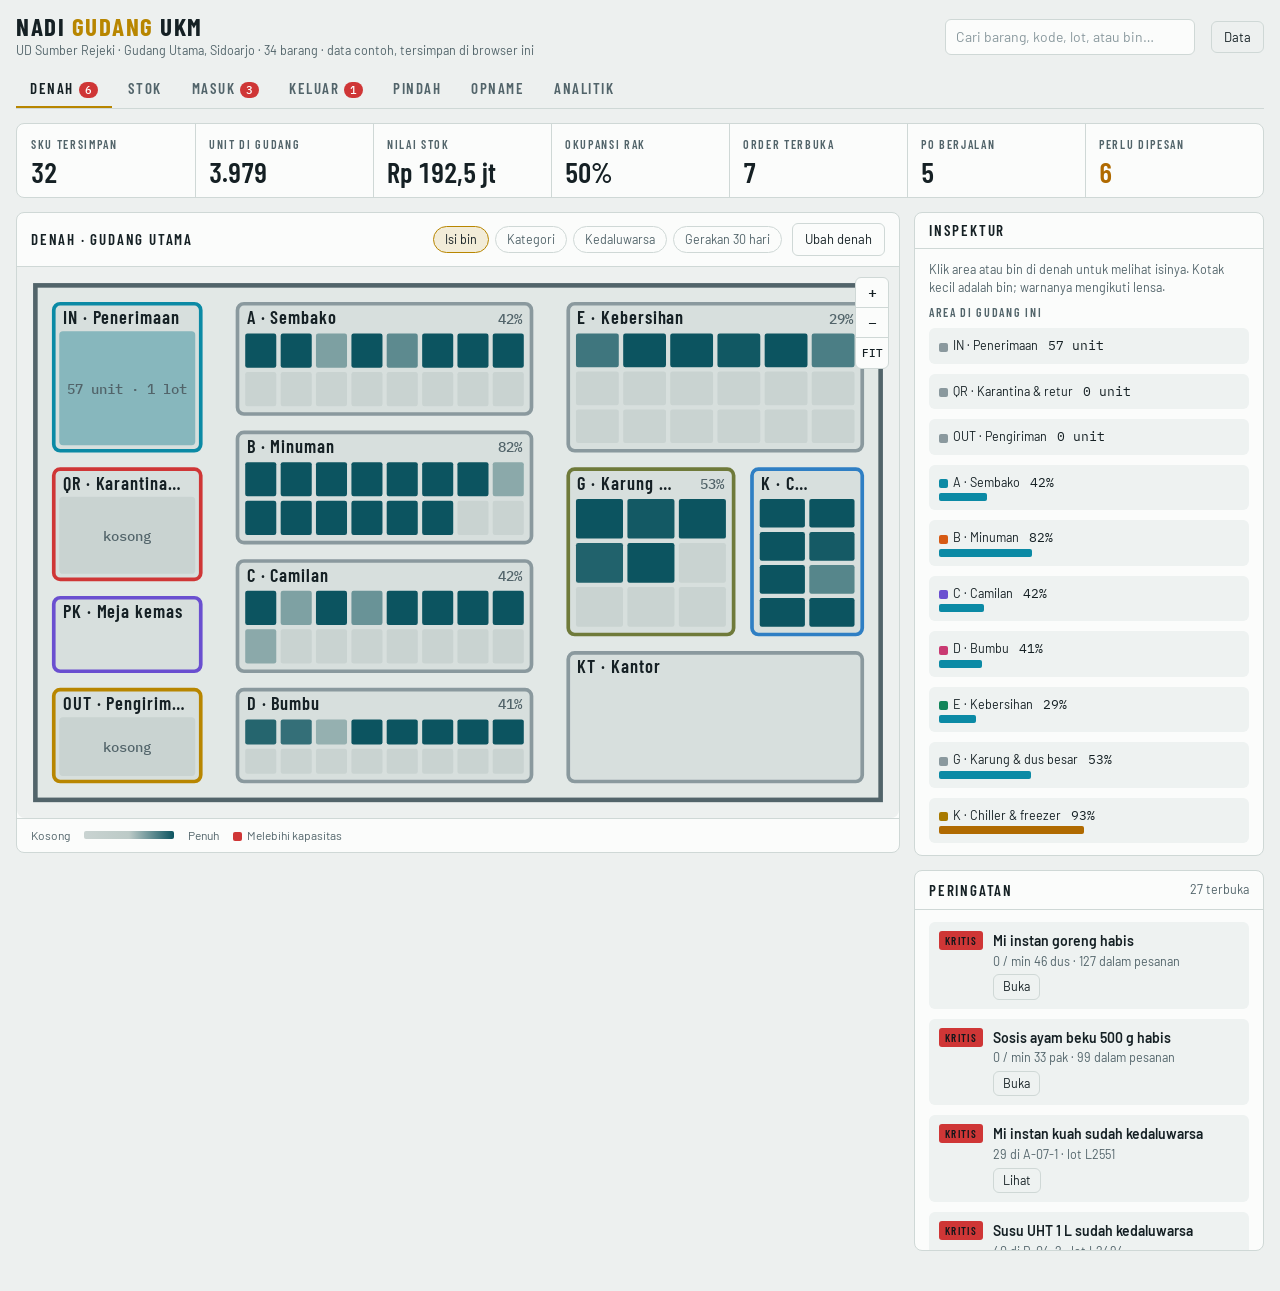
<file: sme.html>
<!doctype html>
<html lang="id">
<head>
<meta charset="utf-8">
<meta name="viewport" content="width=device-width, initial-scale=1, viewport-fit=cover">
<title>Nadi Gudang UKM</title>
<link rel="stylesheet" href="https://fonts.googleapis.com/css2?family=Barlow+Condensed:wght@500;600;700&family=Barlow:wght@400;500;600&family=IBM+Plex+Mono:wght@400;500&display=swap">
<link rel="stylesheet" href="app.css">
</head>
<body>
<div id="app"></div>
<script>window.NADI_PROFILE='sme'</script>
<script src="app.js"></script>
</body>
</html>
</file>
<file: app.css>
/* Nadi Gudang WMS. Tata letak: denah gudang adalah pusatnya; modul lain adalah papan kerja visual yang menunjuk balik ke denah. */
:root{
  color-scheme:dark;
  --bg:#0e1417; --panel:#141c20; --panel2:#1b262b; --line:#2b393f; --fg:#e7edef; --muted:#93a4ab; --faint:#5f7178;
  --floor:#182125; --floor2:#1e292e; --empty:#26343a;
  --mark:#f2c230; --ok:#3ecf8e; --warn:#f5a524; --crit:#ff5d5d; --info:#6cb6ff; --cold:#7cc4ff;
  --fill0:#2a3d45; --fill2:#86ecd9; --heat2:#ff7a45;
  --k1:#4fd1e8; --k2:#ff8a3d; --k3:#b79cff; --k4:#3ecf8e; --k5:#f2c230; --k6:#ff7aa8; --k7:#8fb4ff; --k8:#c9d3a0;
  --display:"Barlow Condensed","Arial Narrow",sans-serif;
  --body:"Barlow",system-ui,sans-serif;
  --mono:"IBM Plex Mono",ui-monospace,Menlo,monospace;
}
@media (prefers-color-scheme: light){ :root:not([data-theme="dark"]){
  color-scheme:light;
  --bg:#edf0ef; --panel:#fbfcfb; --panel2:#eef2f1; --line:#cfd8d6; --fg:#152024; --muted:#52646a; --faint:#8a999e;
  --floor:#e2e8e6; --floor2:#d7dfdd; --empty:#c9d3d1;
  --mark:#b88600; --ok:#12855a; --warn:#b06a00; --crit:#cf3636; --info:#2b6fc2; --cold:#2f7fc4;
  --fill0:#bccac7; --fill2:#0c5460; --heat2:#c62a12;
  --k1:#0b8aa5; --k2:#d65a14; --k3:#6a4fd0; --k4:#12855a; --k5:#a87a00; --k6:#c93a72; --k7:#2b6fc2; --k8:#6f7a3a;
}}
:root[data-theme="light"]{
  color-scheme:light;
  --bg:#edf0ef; --panel:#fbfcfb; --panel2:#eef2f1; --line:#cfd8d6; --fg:#152024; --muted:#52646a; --faint:#8a999e;
  --floor:#e2e8e6; --floor2:#d7dfdd; --empty:#c9d3d1;
  --mark:#b88600; --ok:#12855a; --warn:#b06a00; --crit:#cf3636; --info:#2b6fc2; --cold:#2f7fc4;
  --fill0:#bccac7; --fill2:#0c5460; --heat2:#c62a12;
  --k1:#0b8aa5; --k2:#d65a14; --k3:#6a4fd0; --k4:#12855a; --k5:#a87a00; --k6:#c93a72; --k7:#2b6fc2; --k8:#6f7a3a;
}
*{box-sizing:border-box}
[hidden]{display:none!important}
body{margin:0;background:var(--bg);color:var(--fg);font:14px/1.4 var(--body);
  padding-block:14px 40px;padding-left:max(16px,env(safe-area-inset-left,0px));padding-right:max(16px,env(safe-area-inset-right,0px))}
button,input,select,textarea{font:inherit;color:inherit}
button{cursor:pointer}
a{color:inherit}
:focus-visible{outline:2px solid var(--mark);outline-offset:2px}
.num{font-family:var(--mono);font-variant-numeric:tabular-nums}
.eyebrow{font:600 12px/1 var(--display);letter-spacing:.14em;text-transform:uppercase;color:var(--muted)}
.muted{color:var(--muted)} .small{font-size:12.5px}

.top{display:flex;flex-wrap:wrap;align-items:center;gap:10px 16px;margin-bottom:12px}
.brand{display:flex;flex-direction:column;gap:3px;margin-right:auto;min-width:0}
.brand h1{margin:0;font:700 25px/1 var(--display);letter-spacing:.06em;text-transform:uppercase}
.brand h1 span{color:var(--mark)}
.brand small{color:var(--muted);font-size:12.5px}
.inp,select.inp{background:var(--panel);border:1px solid var(--line);border-radius:6px;padding:7px 10px;max-width:100%;min-width:0}
.inp::placeholder{color:var(--faint)}
.btn{background:none;border:1px solid var(--line);border-radius:6px;padding:6px 12px;font-size:13px;white-space:nowrap}
.btn:hover{border-color:var(--fg)}
.btn.pri{background:var(--mark);border-color:var(--mark);color:#161200;font-weight:600}
.btn.sm{padding:3px 9px;font-size:12.5px}
.btn.danger{border-color:var(--crit);color:var(--crit)}
.btn[disabled]{opacity:.45;cursor:not-allowed}

.nav{display:flex;gap:2px;overflow-x:auto;border-bottom:1px solid var(--line);margin-bottom:14px}
.nav a{padding:9px 14px;font:600 15px/1 var(--display);letter-spacing:.1em;text-transform:uppercase;color:var(--muted);text-decoration:none;border-bottom:2px solid transparent;white-space:nowrap}
.nav a[aria-current="page"]{color:var(--fg);border-bottom-color:var(--mark)}
.nav a b{font:500 11px var(--mono);background:var(--crit);color:#fff;border-radius:99px;padding:1px 6px;margin-left:5px;letter-spacing:0}

.bar{display:flex;flex-wrap:wrap;align-items:center;gap:8px 10px;margin-bottom:12px}
.bar .sp{margin-left:auto}
.chips{display:flex;flex-wrap:wrap;gap:6px}
.chips button{background:none;border:1px solid var(--line);border-radius:99px;padding:4px 11px;font-size:12.5px;color:var(--muted)}
.chips button[aria-pressed="true"]{border-color:var(--mark);color:var(--fg);background:color-mix(in srgb,var(--mark) 14%,transparent)}

.panel{background:var(--panel);border:1px solid var(--line);border-radius:8px;min-width:0}
.ph{display:flex;flex-wrap:wrap;align-items:center;gap:8px 10px;padding:10px 14px;border-bottom:1px solid var(--line)}
.ph h2{margin:0 auto 0 0;font:600 15px/1 var(--display);letter-spacing:.12em;text-transform:uppercase}
.pb{padding:12px 14px;display:flex;flex-direction:column;gap:10px}

.stats{display:grid;grid-template-columns:repeat(auto-fit,minmax(130px,1fr));border:1px solid var(--line);border-radius:8px;background:var(--panel);margin-bottom:14px;overflow:hidden}
.stat{padding:10px 14px;border-right:1px solid var(--line);border-bottom:1px solid var(--line);margin:0 -1px -1px 0;min-width:0}
.stat b{display:block;font:600 28px/1.05 var(--display);font-variant-numeric:tabular-nums;margin-top:5px}
.stat.bad b{color:var(--crit)} .stat.w b{color:var(--warn)}

.cols{display:grid;gap:14px;grid-template-columns:minmax(0,1fr)}
@media (min-width:1080px){.cols{grid-template-columns:minmax(0,1fr) 350px;align-items:start}}
.rail{display:flex;flex-direction:column;gap:14px;min-width:0}

/* denah */
.mapbox{position:relative}
.mapsvg{display:block;width:100%;max-height:76vh;touch-action:none;background:var(--bg);border-radius:0 0 8px 8px;cursor:grab;user-select:none}
.mapsvg.edit{cursor:crosshair}
.floor{fill:var(--floor);stroke:var(--muted);stroke-width:.25}
.gridl{stroke:var(--line);stroke-width:.04}
.zone .zr{fill:var(--floor2);stroke:var(--zc,var(--faint));stroke-width:.2}
.zone.sel .zr{stroke:var(--mark);stroke-width:.45}
.mapsvg.edit .zone{cursor:move}
.t-terima{--zc:var(--k1)} .t-kirim{--zc:var(--mark)} .t-karantina{--zc:var(--crit)} .t-dingin{--zc:var(--cold)} .t-kemas{--zc:var(--k3)} .t-lantai{--zc:var(--k8)} .t-lain{--zc:var(--faint)}
.zl{font:600 1px var(--display);fill:var(--fg);letter-spacing:.05em;pointer-events:none}
.zs{font:500 .78px var(--mono);fill:var(--muted);pointer-events:none}
.bin{cursor:pointer;stroke:transparent;stroke-width:.2}
.bin.dim{opacity:.16}
.bin.hl{stroke:var(--mark)}
.bin.sel{stroke:var(--fg);stroke-width:.32}
.route{fill:none;stroke:var(--mark);stroke-width:.3;stroke-dasharray:.9 .6;pointer-events:none}
.rdot{fill:var(--mark);pointer-events:none} .rnum{font:600 .8px var(--mono);fill:#161200;text-anchor:middle;dominant-baseline:central;pointer-events:none}
.hd{fill:var(--mark);stroke:var(--bg);stroke-width:.12;cursor:nwse-resize}
.draw{fill:color-mix(in srgb,var(--mark) 20%,transparent);stroke:var(--mark);stroke-width:.2;stroke-dasharray:.6 .4}
.draw.bad{stroke:var(--crit);fill:color-mix(in srgb,var(--crit) 20%,transparent)}
.zoom{position:absolute;right:10px;top:10px;display:flex;flex-direction:column;border:1px solid var(--line);border-radius:6px;overflow:hidden;background:var(--panel)}
.zoom button{background:none;border:0;border-bottom:1px solid var(--line);width:32px;height:30px;font:500 15px var(--mono)}
.zoom button:last-child{border-bottom:0;font-size:11px}
.legend{display:flex;flex-wrap:wrap;gap:6px 14px;align-items:center;padding:8px 14px;border-top:1px solid var(--line);font-size:12px;color:var(--muted)}
.legend .g{width:90px;height:8px;border-radius:2px}
.legend i,.dot{display:inline-block;width:9px;height:9px;border-radius:2px;margin-right:5px;vertical-align:middle}
.banner{display:flex;flex-wrap:wrap;gap:8px 12px;align-items:center;padding:8px 14px;background:color-mix(in srgb,var(--mark) 16%,var(--panel));border-bottom:1px solid var(--line)}

/* kartu & meter */
.meter{position:relative;height:8px;border-radius:2px;background:var(--panel2);overflow:visible}
.meter i{display:block;height:100%;border-radius:2px;background:var(--k1);max-width:100%}
.meter.w i{background:var(--warn)} .meter.c i{background:var(--crit)} .meter.g i{background:var(--ok)} .meter.y i{background:var(--mark)}
.meter s{position:absolute;top:-3px;bottom:-3px;width:2px;background:var(--fg)}
.tag{display:inline-block;font:600 11px/1 var(--display);letter-spacing:.1em;padding:3px 6px;border:1px solid var(--line);border-radius:3px;text-transform:uppercase;white-space:nowrap}
.tag.c{border-color:var(--crit);color:var(--crit)} .tag.w{border-color:var(--warn);color:var(--warn)} .tag.g{border-color:var(--ok);color:var(--ok)} .tag.y{border-color:var(--mark);color:var(--mark)}
.kv{display:grid;grid-template-columns:auto minmax(0,1fr);gap:5px 14px;font-size:13px;margin:0}
.kv dt{color:var(--muted)} .kv dd{margin:0;text-align:right;overflow-wrap:anywhere}
.row{display:flex;flex-wrap:wrap;gap:6px 8px;align-items:center}
.item{background:var(--panel2);border-radius:6px;padding:9px 10px;display:flex;flex-direction:column;gap:6px;min-width:0}
.item h4{margin:0;font:600 14px/1.25 var(--body);overflow-wrap:anywhere}
.item .code{font:500 12px var(--mono);color:var(--muted)}
.hbar{display:grid;grid-template-columns:minmax(0,1fr) auto;gap:2px 10px;align-items:center;font-size:12.5px}
.hbar .meter{grid-column:1/-1}

.sig{display:grid;grid-template-columns:auto minmax(0,1fr);gap:4px 10px;padding:9px 10px;border-radius:6px;background:var(--panel2)}
.sig .sev{align-self:start;font:600 11px/1 var(--display);letter-spacing:.12em;padding:4px 6px;border-radius:3px;color:#10161a;background:var(--info)}
.sig.warn .sev{background:var(--warn)} .sig.crit .sev{background:var(--crit)}
.sig b{font-weight:600;display:block;overflow-wrap:anywhere}
.scroll{overflow:auto;max-height:340px}

/* stok */
.tiles{display:grid;grid-template-columns:repeat(auto-fill,minmax(230px,1fr));gap:10px}
.tile{background:var(--panel);border:1px solid var(--line);border-radius:8px;padding:11px 12px;display:flex;flex-direction:column;gap:7px;text-align:left;min-width:0}
.tile:hover{border-color:var(--fg)}
.tile .q{display:flex;align-items:baseline;gap:6px}
.tile .q b{font:600 28px/1 var(--display);font-variant-numeric:tabular-nums}
.tile h4{margin:0;font:600 14px/1.25 var(--body);overflow-wrap:anywhere}

/* papan */
.board{display:grid;grid-auto-flow:column;grid-auto-columns:minmax(250px,1fr);gap:12px;overflow-x:auto;padding-bottom:6px;align-items:start}
.lane{background:var(--panel);border:1px solid var(--line);border-radius:8px;min-width:0}
.lane>header{display:flex;align-items:center;gap:8px;padding:9px 12px;border-bottom:1px solid var(--line)}
.lane>header h3{margin:0 auto 0 0;font:600 14px/1 var(--display);letter-spacing:.12em;text-transform:uppercase}
.lane>header span{font:500 12px var(--mono);color:var(--muted)}
.lane .cards{padding:8px;display:flex;flex-direction:column;gap:8px;min-height:60px}
.card{background:var(--panel2);border-radius:6px;padding:10px;display:flex;flex-direction:column;gap:7px;min-width:0}
.card .hd1{display:flex;gap:8px;align-items:baseline;justify-content:space-between}
.card .hd1 b{font:500 13px var(--mono)}
.lines{display:flex;flex-direction:column;gap:4px;font-size:12.5px}
.lines .ln{display:grid;grid-template-columns:minmax(0,1fr) auto;gap:6px}
.lines .ln span:first-child{overflow:hidden;text-overflow:ellipsis;white-space:nowrap}
.empty{padding:14px;color:var(--muted);font-size:13px}

/* lembar form */
#sheet{position:fixed;inset:0;z-index:20;background:rgba(0,0,0,.5);display:flex;justify-content:flex-end}
.sheetbox{background:var(--panel);width:min(560px,100%);height:100%;display:flex;flex-direction:column;border-left:1px solid var(--line);padding-top:env(safe-area-inset-top,0px);padding-bottom:env(safe-area-inset-bottom,0px)}
#sheetF{overflow:auto;padding:14px;display:flex;flex-direction:column;gap:12px;flex:1}
.fld{display:flex;flex-direction:column;gap:4px;min-width:0;flex:none}
.frow>.fld{flex:1 1 140px}
.fld>span{font-size:12px;color:var(--muted)}
.fld .inp{width:100%}
.frow{display:flex;flex-wrap:wrap;gap:10px}
.lrow{display:grid;grid-template-columns:minmax(0,1fr) 84px 32px;gap:6px;align-items:center}
.lrow .inp{width:100%}
.sfoot{position:sticky;bottom:-14px;background:var(--panel);padding:10px 0 14px;display:flex;gap:8px;justify-content:flex-end;border-top:1px solid var(--line);margin-top:auto}
textarea.inp{min-height:140px;font:12px var(--mono);width:100%}
#toasts{position:fixed;left:50%;bottom:calc(18px + env(safe-area-inset-bottom,0px));transform:translateX(-50%);z-index:30;display:flex;flex-direction:column;gap:6px;align-items:center;pointer-events:none;width:min(520px,calc(100% - 32px))}
.toast{background:var(--fg);color:var(--bg);padding:8px 14px;border-radius:6px;font-size:13px;text-align:center}
.toast.err{background:var(--crit);color:#fff}

/* grafik */
.charts{display:grid;gap:14px;grid-template-columns:repeat(auto-fit,minmax(min(100%,330px),1fr))}
.vbars{display:flex;align-items:flex-end;gap:3px;height:150px;border-bottom:1px solid var(--line)}
.vbars .d{flex:1;display:flex;gap:1px;align-items:flex-end;height:100%;min-width:0}
.vbars .d i{flex:1;display:block;min-height:1px;border-radius:2px 2px 0 0}
.vax{display:flex;gap:3px;font:10.5px var(--mono);color:var(--muted)}
.vax span{flex:1;text-align:center;overflow:hidden;min-width:0}
.stream{display:flex;flex-direction:column;gap:4px}
.mv{display:grid;grid-template-columns:74px minmax(0,1fr) auto;gap:8px;align-items:center;font-size:12.5px;padding:5px 8px;background:var(--panel2);border-radius:4px}
.mv .t{font:11px var(--mono);color:var(--muted)}
.mv span{overflow:hidden;text-overflow:ellipsis;white-space:nowrap}

/* jadwal dock */
.tlscroll{overflow-x:auto;padding:8px 14px 14px}
.tl{position:relative;min-width:640px}
.tl .ticks{position:relative;height:18px;margin-left:120px}
.tl .ticks span{position:absolute;transform:translateX(-50%);font:11px var(--mono);color:var(--muted)}
.tl .trow{display:grid;grid-template-columns:120px minmax(0,1fr);align-items:center;height:28px}
.tl .trow>span{font-size:12.5px;color:var(--muted)}
.tl .trk{position:relative;height:22px;background:var(--panel2);border-radius:3px}
.tl .tb{position:absolute;top:1px;bottom:1px;border:1px solid var(--k1);background:color-mix(in srgb,var(--k1) 25%,var(--panel));border-radius:3px;font:11px/18px var(--mono);padding:0 5px;overflow:hidden;white-space:nowrap;text-align:left}
.tl .tb.out{border-color:var(--mark);background:color-mix(in srgb,var(--mark) 25%,var(--panel))}
.tl .tb.clash{border-color:var(--crit);background:color-mix(in srgb,var(--crit) 30%,var(--panel))}
.tl .now{position:absolute;top:16px;bottom:0;border-left:1.5px solid var(--mark);z-index:2}

.net{width:100%;display:block}
.net text{font:600 13px var(--body);fill:var(--fg)}
.net .sub{font:11px var(--mono);fill:var(--muted)}
.net .nd{fill:var(--panel2);stroke:var(--line)}
.net .nd.cur{stroke:var(--mark);stroke-width:2}
.net .ed{stroke:var(--k1);stroke-width:2;fill:none;stroke-dasharray:6 5}
.launch{display:grid;gap:14px;grid-template-columns:repeat(auto-fit,minmax(min(100%,300px),1fr))}
.launch a{display:flex;flex-direction:column;gap:8px;padding:18px;text-decoration:none}
.launch a:hover{border-color:var(--mark)}
.launch h2{margin:0;font:700 24px/1 var(--display);letter-spacing:.06em;text-transform:uppercase}
</file>
